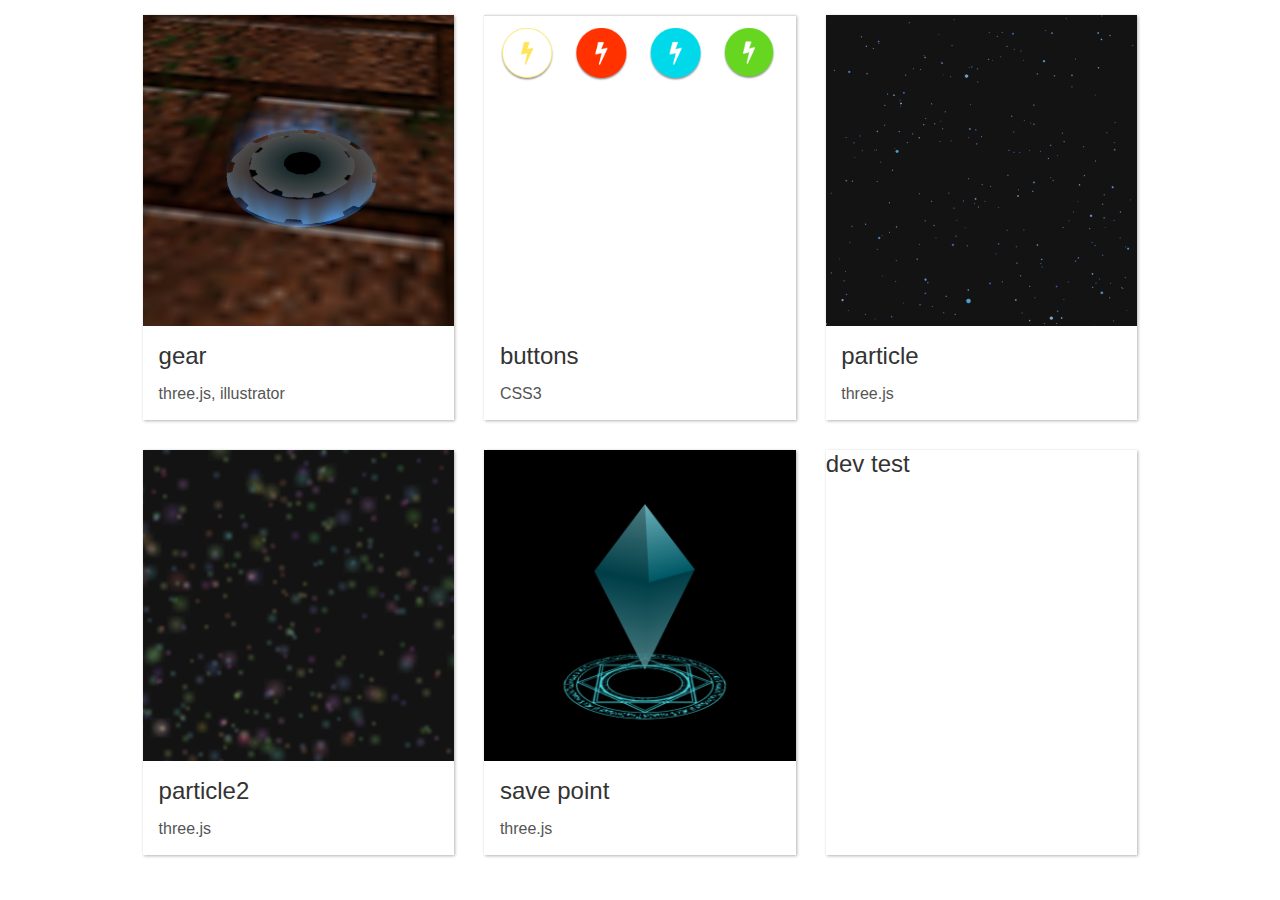
<file: public/index.html>
<!DOCTYPE html>
<html>
<head>
  <meta charset="utf-8">
  <meta name="viewport" content="width=device-width,initial-scale=1">
  <link rel="stylesheet" href="./css/style.css" >
  <title>my dev files</title>
</head>
<body>
  <div class="main">
    <ul class="main-list">
      <li class="main-list-item">
        <div class="main-list-item-imagecontainer">
          <div class="main-list-item-inner">
            <img class="main-list-item-image" src="./images/gear.png">
          </div>
        </div>
        <div class="main-list-item-textcontainer">
          <a class="main-list-item-title streched-link" href='gear'>gear</a>
          <p class="main-list-item-text">three.js, illustrator</p>
        </div>
      </li>
      <li class="main-list-item">
        <div class="main-list-item-imagecontainer">
          <div class="main-list-item-inner">
            <img class="main-list-item-image" src="./images/buttons.png">
          </div>
        </div>
        <div class="main-list-item-textcontainer">
          <a class="main-list-item-title streched-link" href='buttons'>buttons</a>
          <p class="main-list-item-text">CSS3</p>
        </div>
      </li>
      <li class="main-list-item">
        <div class="main-list-item-imagecontainer">
          <div class="main-list-item-inner">
            <img class="main-list-item-image" src="./images/particle.png">
          </div>
        </div>
        <div class="main-list-item-textcontainer">
          <a class="main-list-item-title streched-link" href='particle'>particle</a>
          <p class="main-list-item-text">three.js</p>
        </div>
      </li>
      <li class="main-list-item">
        <div class="main-list-item-imagecontainer">
          <div class="main-list-item-inner">
            <img class="main-list-item-image" src="./images/particle2.png">
          </div>
        </div>
        <div class="main-list-item-textcontainer">
          <a class="main-list-item-title streched-link" href='particle2'>particle2</a>
          <p class="main-list-item-text">three.js</p>
        </div>
      </li>
      <li class="main-list-item">
        <div class="main-list-item-imagecontainer">
          <div class="main-list-item-inner">
            <img class="main-list-item-image" src="./images/savepoint.png">
          </div>
        </div>
        <div class="main-list-item-textcontainer">
          <a class="main-list-item-title streched-link" href='savepoint'>save point</a>
          <p class="main-list-item-text">three.js</p>
        </div>
      </li>
      <li class="main-list-item">
        <a class="main-list-item-title streched-link" href='three-practice'>dev test</a>
      </li>
    </ul>
  </div>
</body>
</html>
</file>
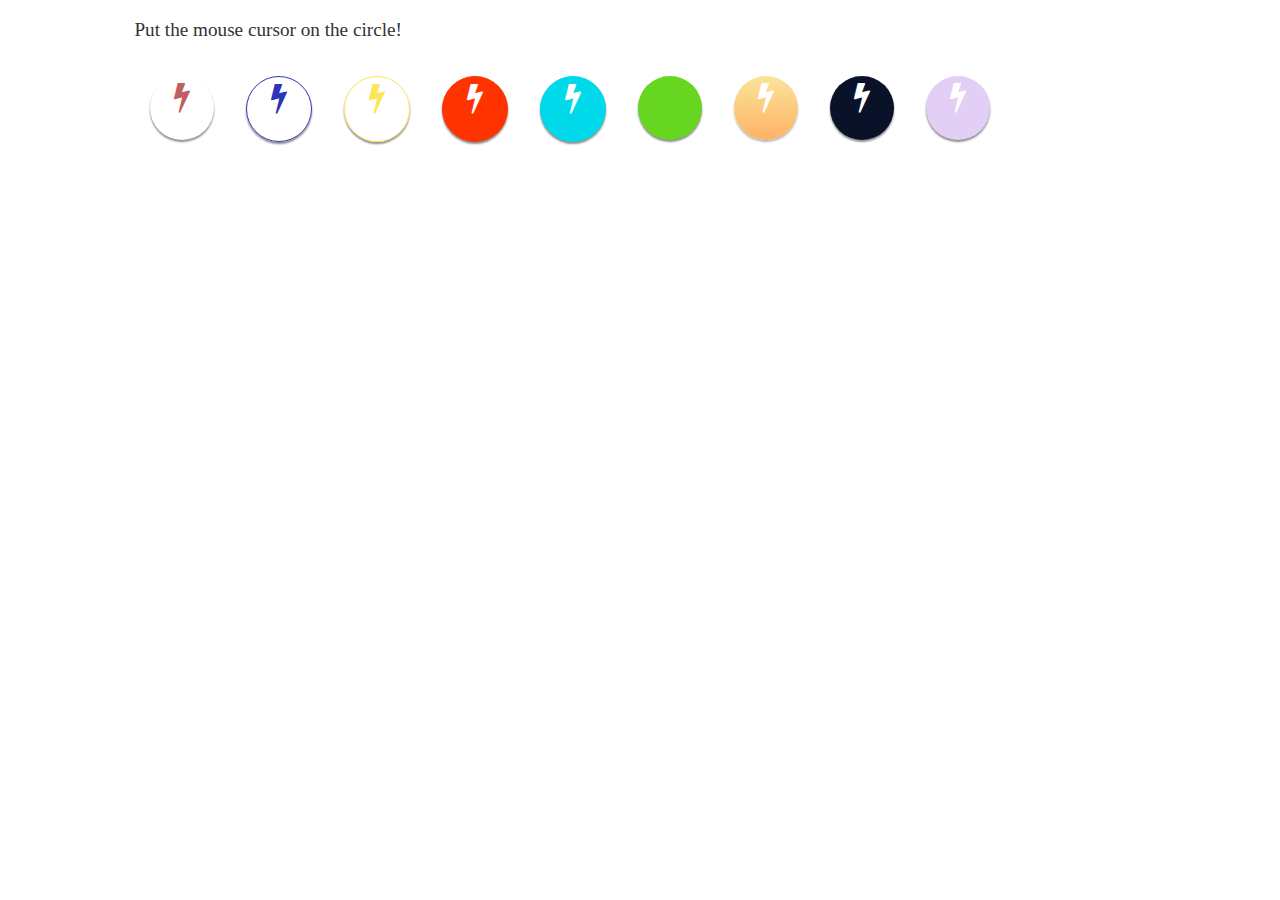
<file: public/buttons/index.html>
<!DOCTYPE html>
<html>
<head>
	<meta charset="utf-8">
	<meta name="viewport" content="width=device-width,initial-scale=1">
	<title>buttons</title>
	<link rel='stylesheet' href='./css/style.css'>
	<link rel='stylesheet' href='./font-awesome-4.7.0/css/font-awesome.css'>
</head>
<body>
	<div id='buttons'>
		<p class="buttonsText">Put the mouse cursor on the circle!</p>
		<ul class='buttonsList'>
			<li class='buttonCircle'>
				<a class='buttonFlip'>
					<i class='fa fa-bolt flip'></i>
				</a>
			</li>
			<li class='buttonCircle'>
				<a class='buttonFlip2'>
					<i class='fa fa-bolt flip2'></i>
				</a>
			</li>
			<li class='buttonCircle'>
				<a class='buttonRotate'>
					<i class='fa fa-bolt rotate'></i>
				</a>
			</li>
			<li class='buttonCircle'>
				<a class='buttonShine'>
					<i class='fa fa-bolt shine'></i>
				</a>
			</li>
			<li class='buttonCircle'>
				<a class='buttonXrotate'>
					<i class='fa fa-bolt Xrotate'></i>
				</a>
			</li>
			<li class='buttonCircle'>
				<a class='buttonDouble'>
					<i class='fa fa-bolt double'></i>
				</a>
			</li>
			<li class='buttonCircle'>
				<a class='buttonGradation'>
					<i class='fa fa-bolt gradation'></i>
				</a>
			</li>
			<li class='buttonCircle'>
				<a class='buttonNeon'>
					<i class='fa fa-bolt neon'></i>
				</a>
			</li>
			<li class='buttonCircle'>
				<a class='buttonYRotate'>
					<i class='fa fa-bolt yRotate'></i>
				</a>
			</li>
		</ul>
	</div>
</body>
</html>
</file>
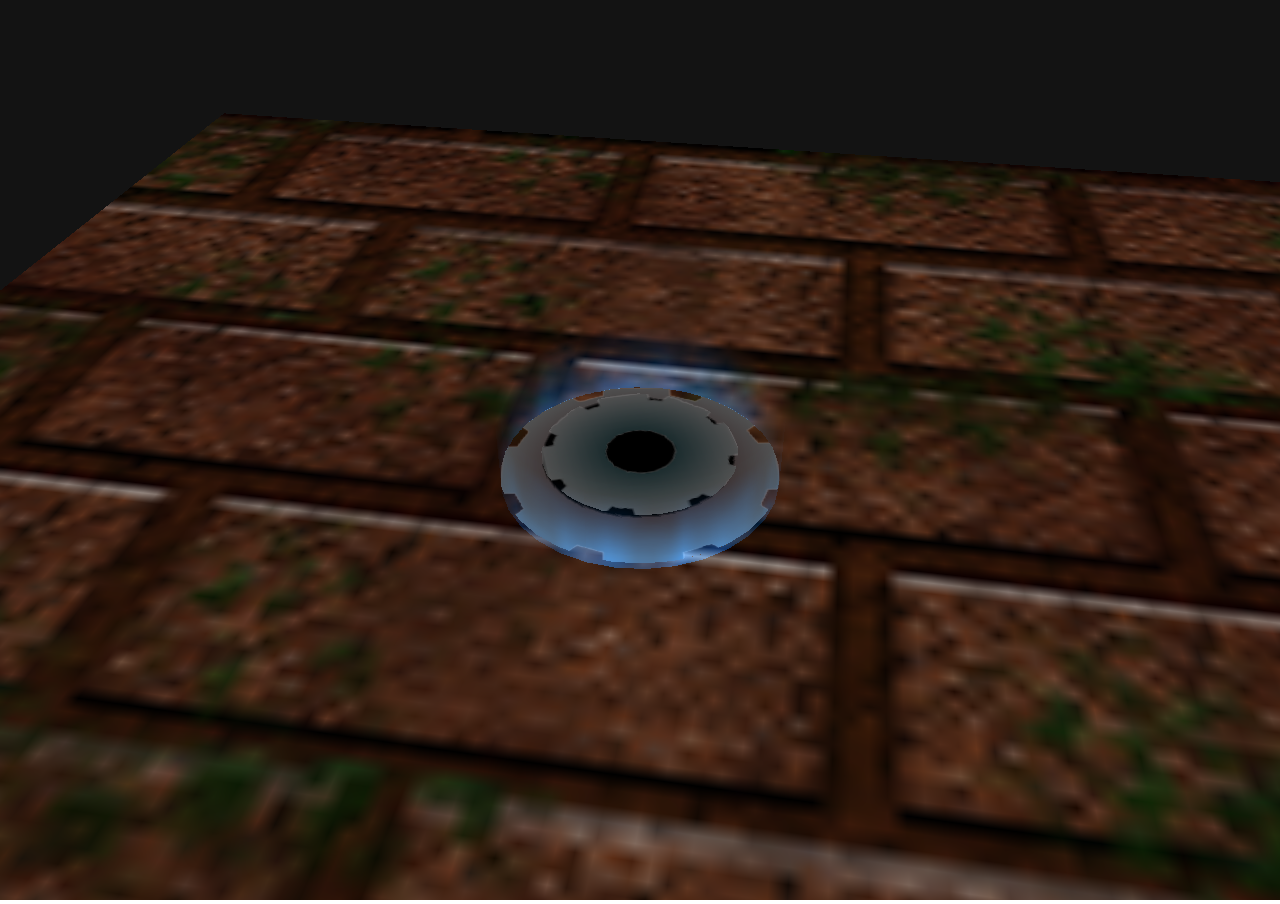
<file: public/gear/index.html>
<!DOCTYPE html>
<html>
<head>
	<meta charset="utf-8">
	<meta name="viewport" content="width=device-width,initial-scale=1">
	<title>gear</title>
	<link rel='stylesheet' href='./css/style.css'>
</head>
<body>
	<div id='gear'></div>
	<script src='../vender/three.js'></script>
	<script src='../vender/SVGLoader.js'></script>
	<script src='./js/app.js'></script>
</body>
</html>
</file>
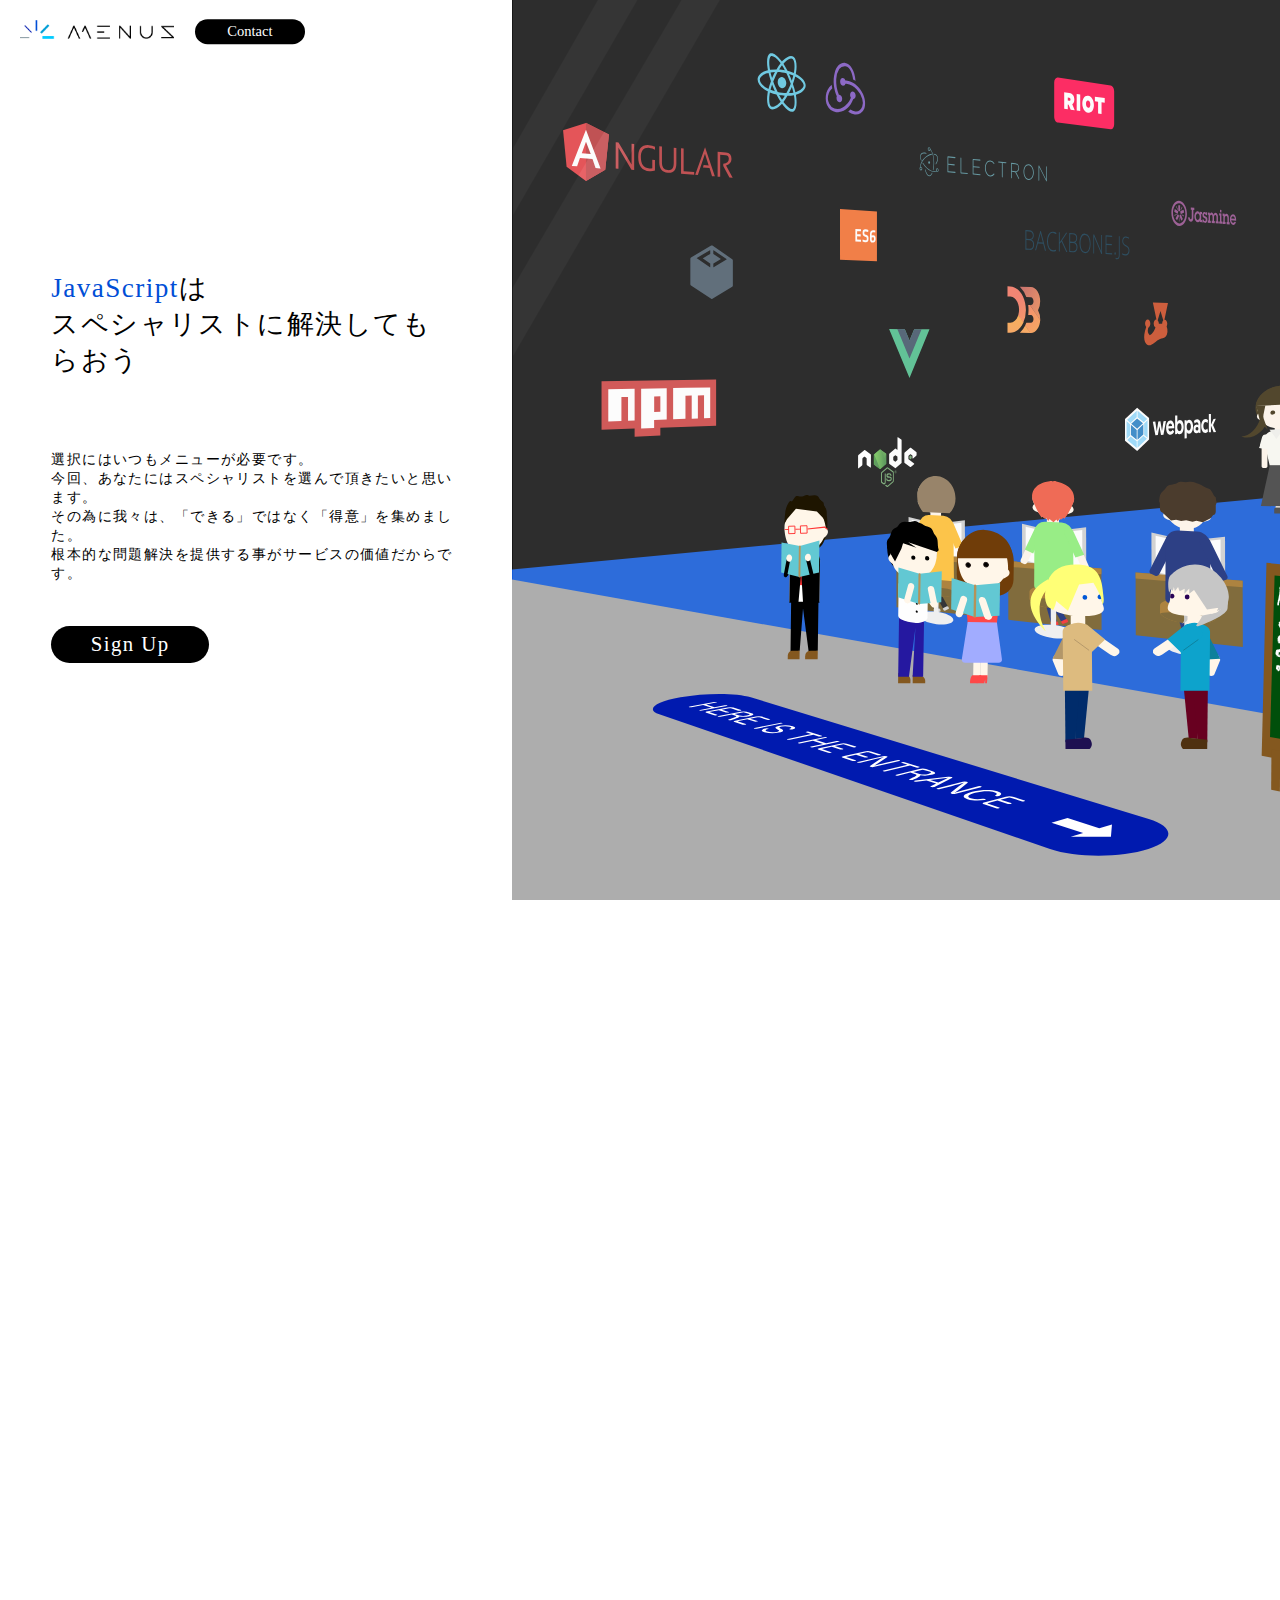
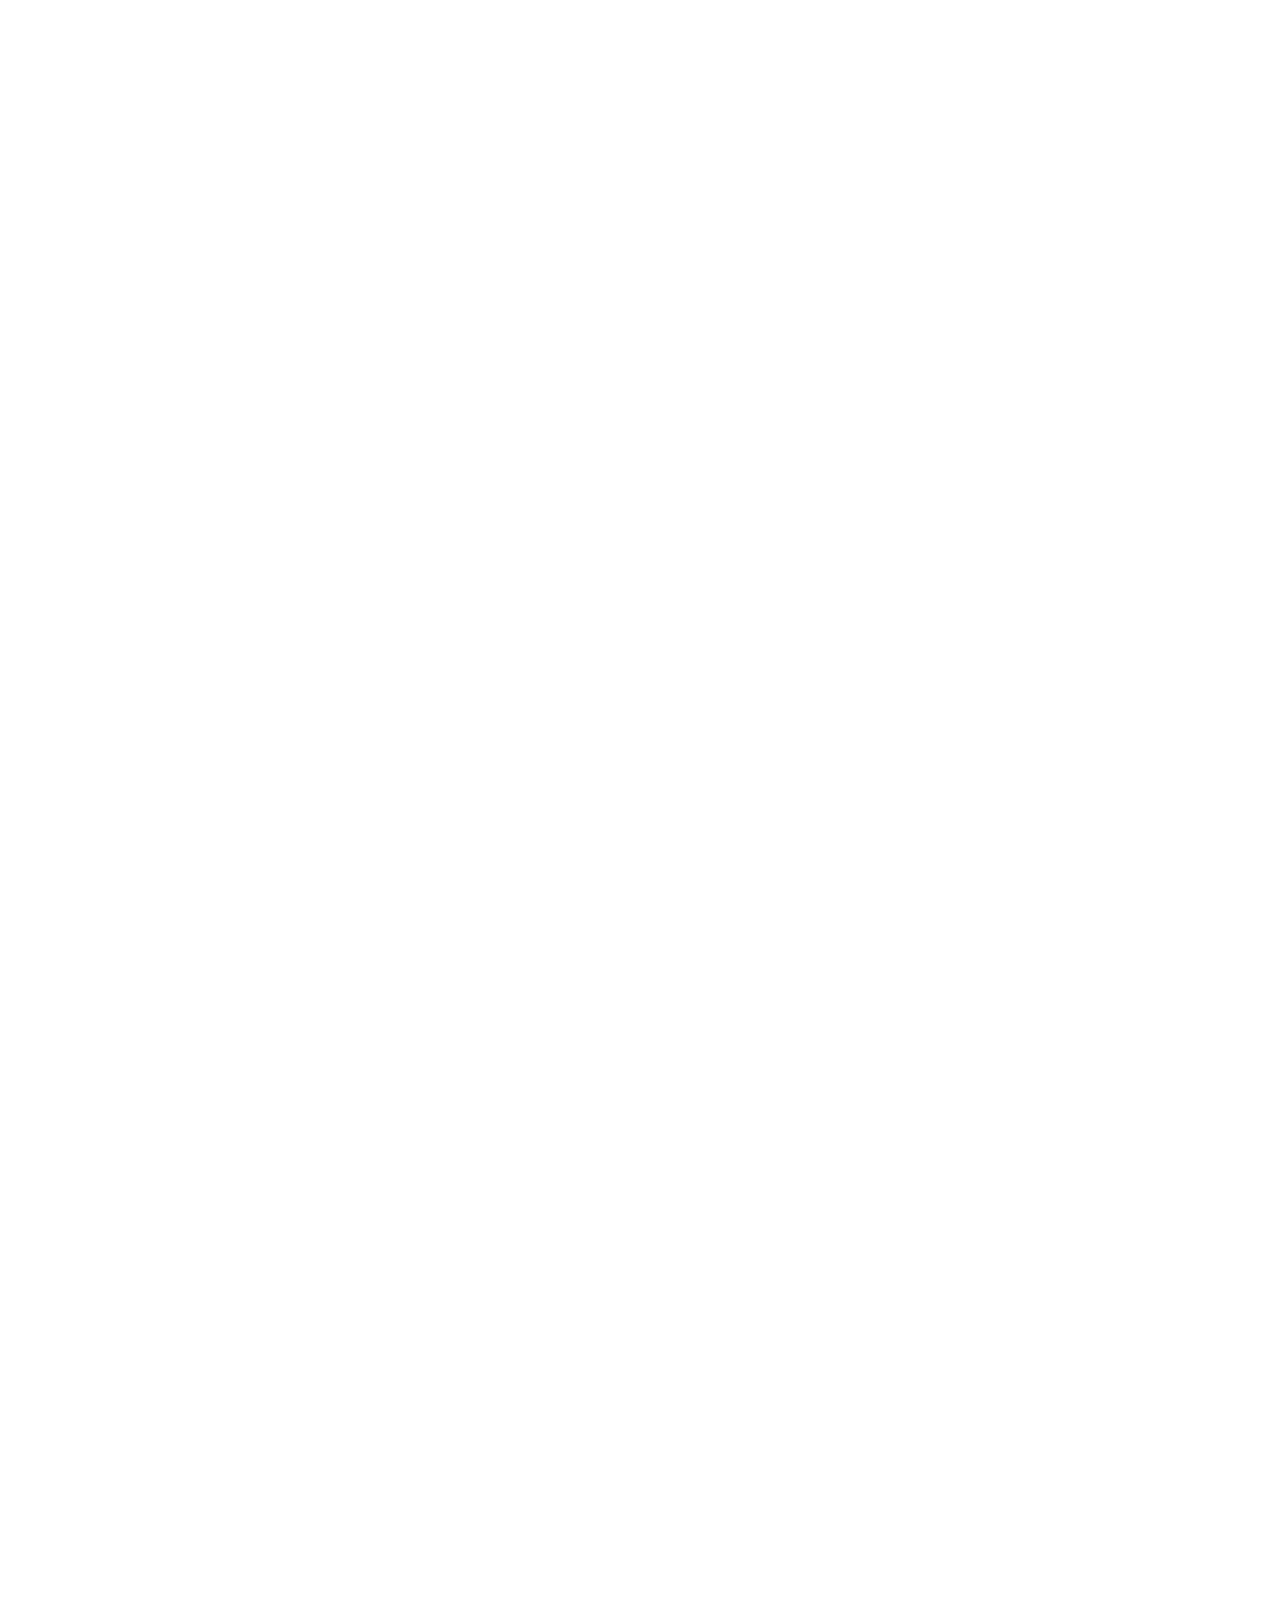
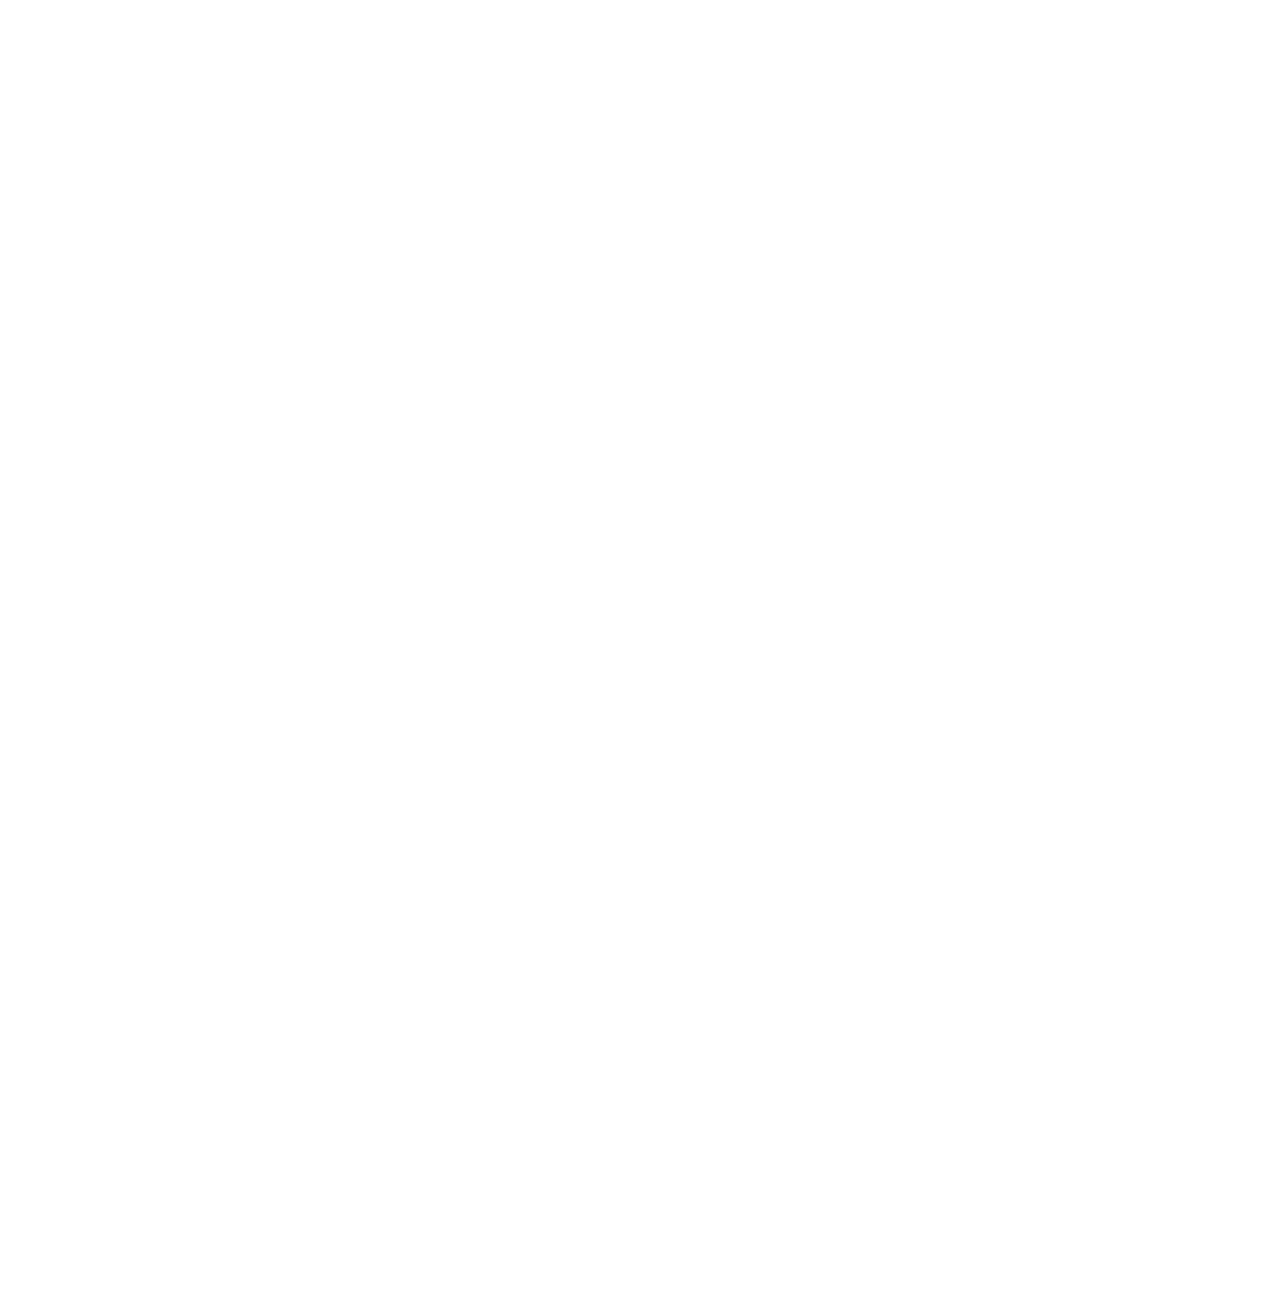
<file: public/lp/index.html>
<!DOCTYPE html>
<html>
<head>
  <meta charset="utf-8" />
  <meta http-equiv="X-UA-Compatible" content="IE=edge">
  <title>menus lp</title>
  <meta name="viewport" content="width=device-width, initial-scale=1">
  <link rel='stylesheet' href='./css/javascript.fullPage.css' />
  <link rel="stylesheet" href="./css/top.css" />
</head>
<body>
  <header>
      <img class='logo' src='./img/logo.png' />
      <p class='button contact'><a class='buttonInner' href='#'>Contact</a></p>
  </header>
  <div id='scroll'>
    <div id='section0' class='section firstPage'>
      <div class='sideLeft scrollLeft'>
        <p class='subTitle'><span class='textBlue'>JavaScript</span>は<br>スペシャリストに解決してもらおう</p>
        <p class='sentence'>
          選択にはいつもメニューが必要です。<br>
          今回、あなたにはスペシャリストを選んで頂きたいと思います。<br>
          その為に我々は、「できる」ではなく「得意」を集めました。<br>
          根本的な問題解決を提供する事がサービスの価値だからです。
        </p>
        <p class='button'><a class='buttonInner' href='#'>Sign Up</a></p>
      </div>
      <div class='sideRight scrollRight top'>
        <object id='people' class='object1' type='image/svg+xml' data='./img/SVG/people.svg'></object>
      </div>
    </div>
    <div id='section1' class='section secondPage'>
      <div class='sideLeft'>
        <p class='subTitle'>初期費用、掲載費用、閲覧、<span class='textBlue'>0円</span></p>
        <p class='sentence'>
          MENUSは案件ごとに金額を設定しています。<br>
          エンジニアのスキルのご確認もスキルシートだけではなく、<br>
          GitHubでの実際のコードの確認、<br>
          スキルカウンターでの得意分野、人柄などの確認も0円で。<br>
          確認したエンジニアはお気に入りリストに入れて、<br>
          比較することもできます。<br>
          お客様の技術環境に合ったエンジニアをお探しください。
        </p>
        <p class='button'><a class='buttonInner' href='#'>Sign Up</a></p>
      </div>
      <div id='free' class='sideRight bg_free'>
        <p class='bg_char'>FREE</p>
        <object id='freeObj' class='object2' type='image/svg+xml' data='./img/SVG/h730_2_3.svg'></object>
      </div>
    </div>
    <div id='section2' class='section 3rdPage'>
      <div class='sideLeft'>
        <p class='subTitle'><span class='textBlue'>マッチング</span>までの流れ</p>
        <p class='sentence'>
          エンジニアに必要なのは会員登録のみです。<br>
          企業の方は、MENUSの様々な機能を使い、<br>
          プロジェクトに合ったエンジニアをお客様自身でお選びください。<br>
          その後、エンジニアに直接アプローチ。<br>
          面談時の担当営業の有無はお客様、エンジニア共に選べます。<br>
          プロジェクトへの参画が決定し次第お金が発生するので、<br>
          気兼ねなくたくさんの方に会ってみて下さい。<br>
        </p>
        <p class='button'><a class='buttonInner' href='#'>Sign Up</a></p>
      </div>
      <div class='sideRight bg_match'>
        <object class='object3' tyoe='image/svg+xml' data='./img/SVG/h730_3_2.svg'></object>
      </div>
    </div>
    <div id='section3' class='section 4thpage'>
      <div class='sideLeft'>
        <p class='subTitle'>お互いの<span class='textBlue'>メリット</span></p>
        <p class='sentence'>
          MENUSは営業からのアプローチはなく、<br>
          プロジェクトに合ったエンジニアをお客様自身で選んでいただきます。<br>
          エンジニアの場合、得意分野を活かせるプロジェクトからの<br>
          オファーがあるため、自ら探す手間が省けます。<br>
          また、他のエージェントを一切挟まないため、<br>
          企業は採用費用の削減、エンジニアは単価アップにも繋がります。<br>
          常駐の依頼だけでなく、エンジニアに対して直接雇用を依頼する事もできます。<br>
          こちらの採用支援についてもスキルによって費用が変わるのではなく、一律でご提供させて頂きます。
        </p>
        <p class='button'><a class='buttonInner' href='#'>Sign Up</a></p>
      </div>
      <div class='sideRight bg_ccc'>
        <object id='meritObj' class='object4' type='image/svg+xml' data='./img/SVG/h730_4_2.svg'></object>
      </div>
    </div>
    <div id='section4' class='section lastPage'>
      <div class='sideLeft'>
        <p class='subTitle'><span class='textBlue'>JavaScript</span>に強い会社<br>ならではの本気のサービス</p>
        <p class='sentence'>
          数々のサービスのお手伝いにJavaScriptを使ってきた<br>
          私たちだからこそ、提供できるサービス。<br>
          難しいことは、スペシャリストに解決してもらいませんか？<br>
        </p>
        <p class='button'><a class='buttonInner' href='#'>Sign Up</a></p>
        <p class='terms'><a class='termsLink' href="./terms/client.html">クライアント向け利用規約</a></p>
        <p class='terms'><a class='termsLink' href="./terms/engineer.html">個人向け利用規約</a></p>
      </div>
      <div class='sideRight bg_eee'>
        <div class='companyContainer'>
          <p class='companyName'>
            <span class='companyLogo'>
              <object type='image/svg+xml' data='./img/icon.svg'></object>
            </span>
            JointCrew Inc.
          </p>
          <p class='companyInfo'>東京都千代田区麹町4-8-1 THE MOCK UP 210</p>
          <p class='companyInfo'>TEL 03-6261-6377</p>
          <p class='companyInfo'>FAX 03-6261-6388</p>
          <p class='companyInfo'>
            <span>#事業内容</span>
            <ul class='companyList'>
              <li>Web開発事業</li>
              <li>Webサービス事業</li>
              <li>SES事業</li>
              <li>地方創生事業</li>
            </ul>
          </p>
          <p><a class='companySite' href='http://jointcrew.co.jp'>jointcrew.co.jp</a></p>
        </div>
      </div>
    </div>
  </div>
  <script src='./js/javascript.fullPage.min.js'></script>
  <script src='./js/scroll.js'></script>
  <script src='./js/animation.js'></script>
</body>
</html>
</file>
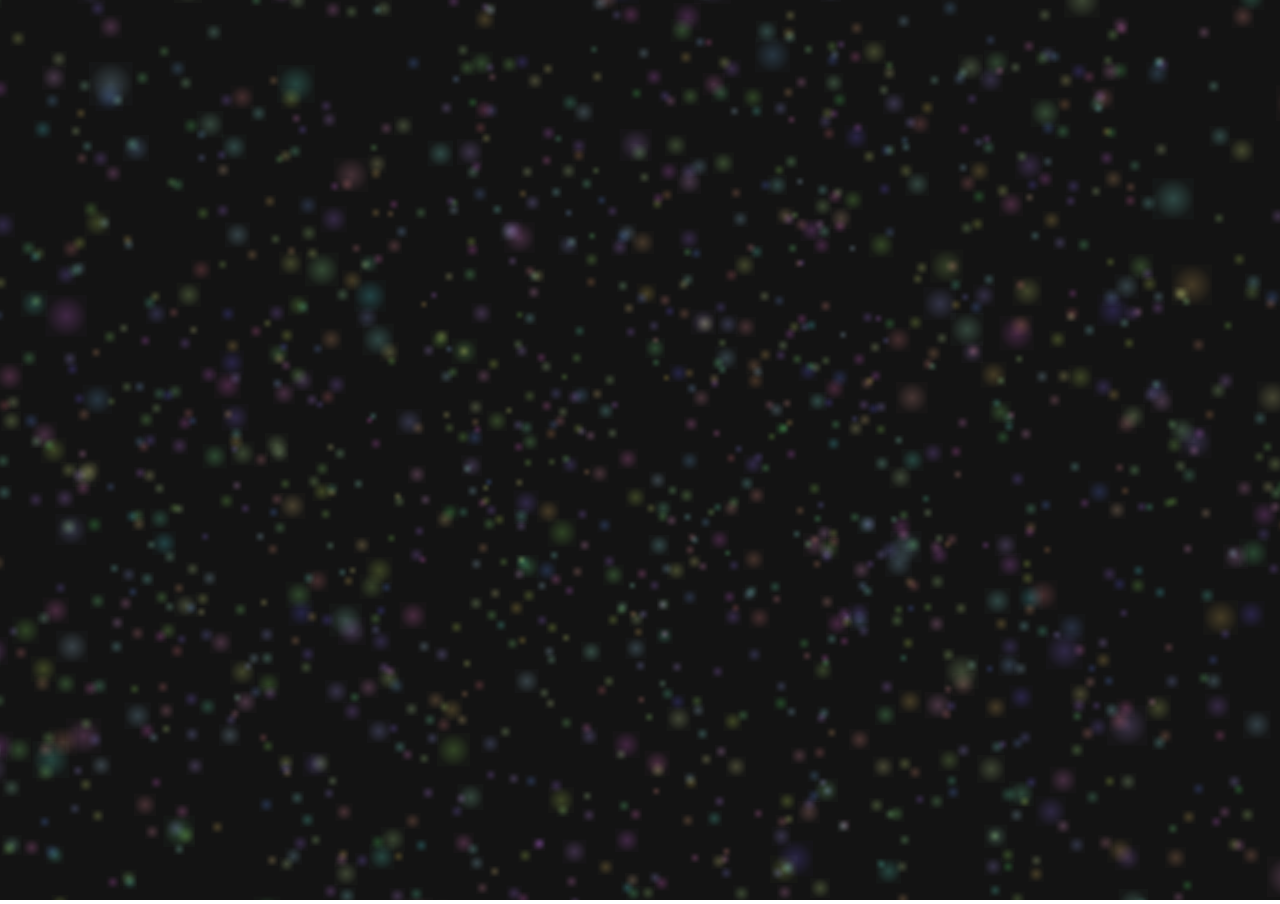
<file: public/particle2/index.html>
<!DOCTYPE html>
<html>
<head>
	<meta charset="utf-8">
    <meta name="viewport" content="width=device-width,initial-scale=1">
	<title>マウスで動くパーティクル</title>
</head>
<body style='margin: 0'>
	<div id='main'></div>
	<script src='../vender/three.js'></script>
	<script src='./js/OrbitControls.js'></script>
	<script src='./js/app.js'></script>
</body>
</html>
</file>
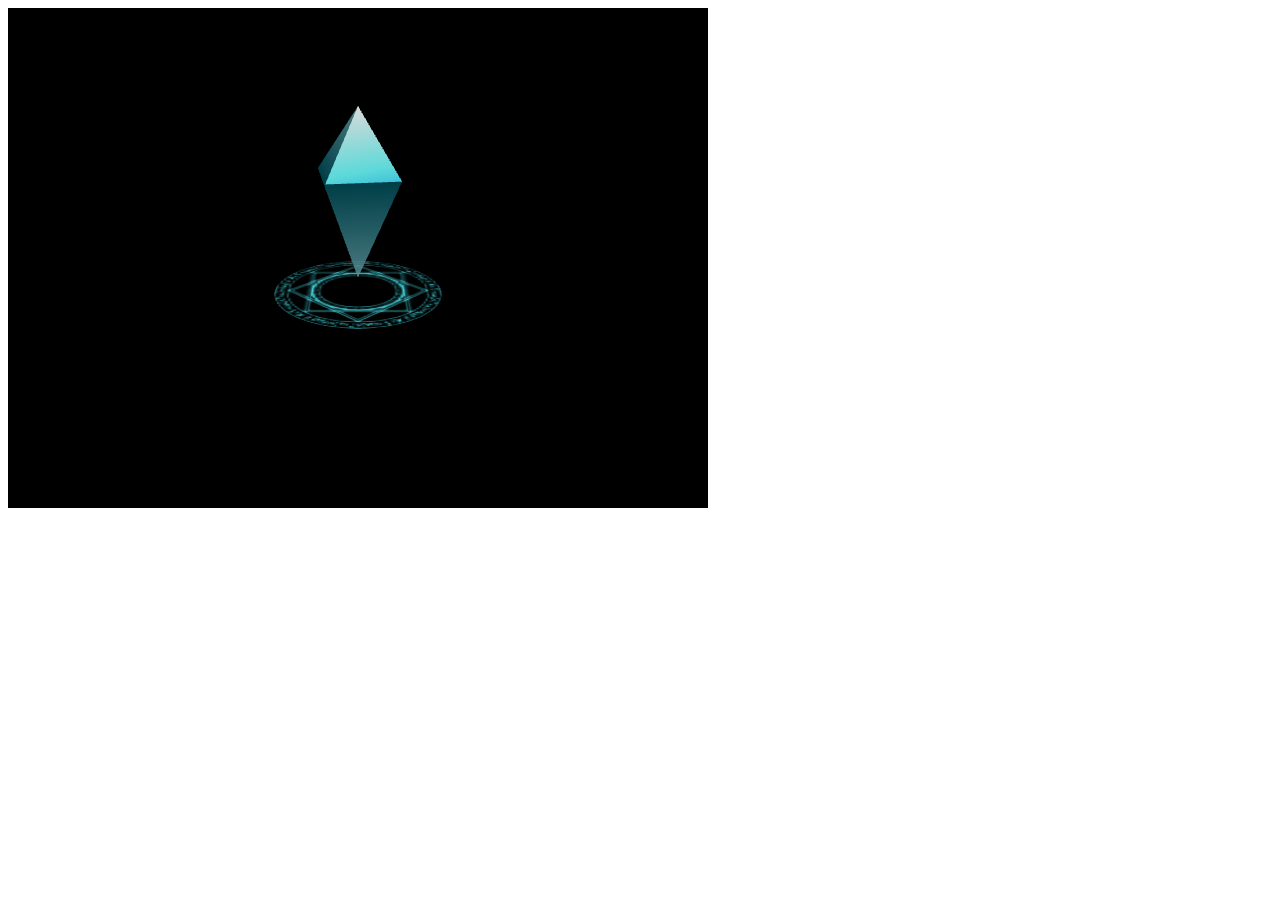
<file: public/savepoint/index.html>
<!DOCTYPE html>
<html lang="ja">
<head>
  <meta charset="utf-8" />
  <meta http-equiv="X-UA-Compatible" content="IE=edge">
  <title>save point</title>
  <meta name="viewport" content="width=device-width, initial-scale=1">
  <script src="../vender/three.js"></script>
  <script src="./js/vender/OrbitControls.js"></script>
  <script src="./js/main.js"></script>
  <style>
    #canvas {
      height: 500px;
      width: 700px;
    }
  </style>
</head>
<body>
  <div id="canvas"></div>
</body>
</html>
</file>
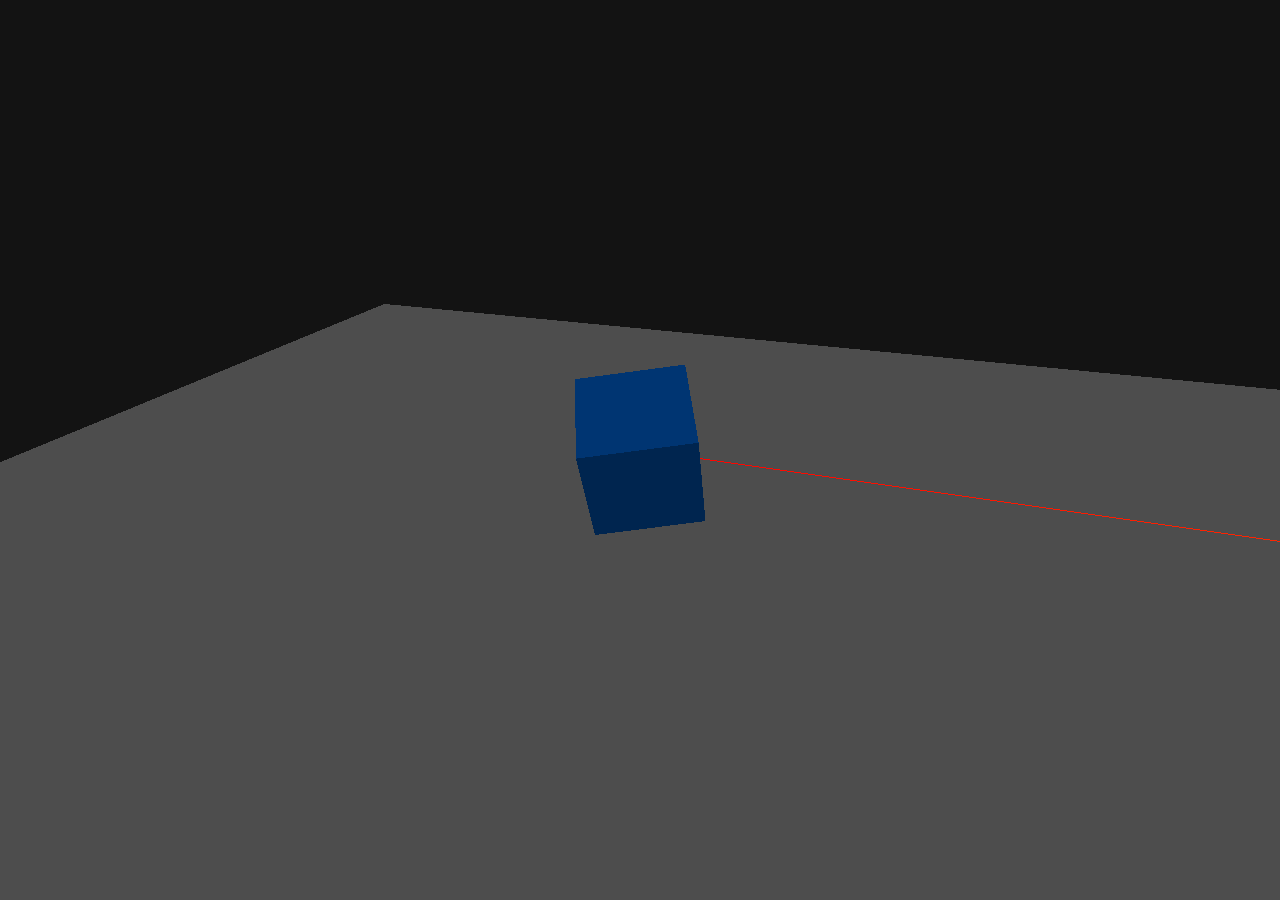
<file: public/three-practice/index.html>
<!DOCTYPE html>
<html>
<head>
	<title>three practice</title>
</head>
<body style='margin: 0'>
	<div id='main' style='width: 100%; height: 100%;'></div>
	<script src='../vender/three.js'></script>
	<script src='./js/app.js'></script>
</body>
</html>
</file>
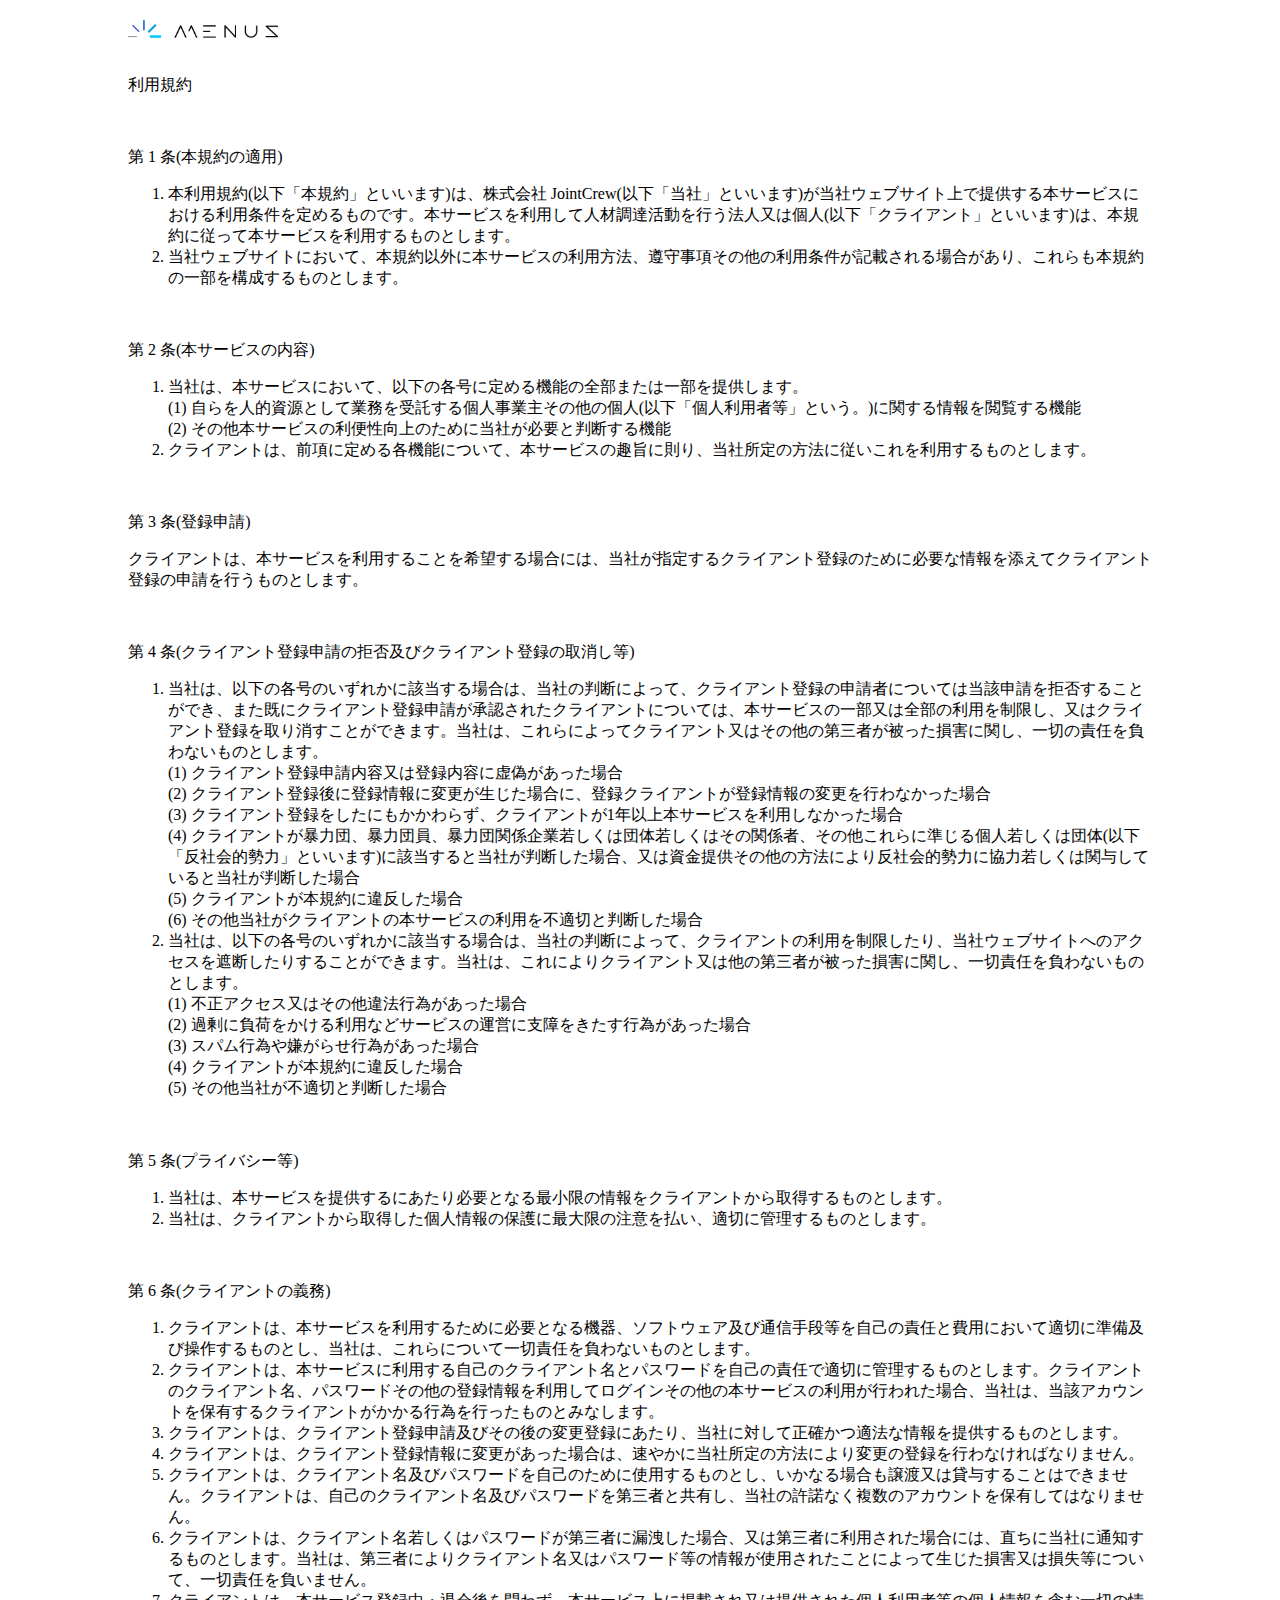
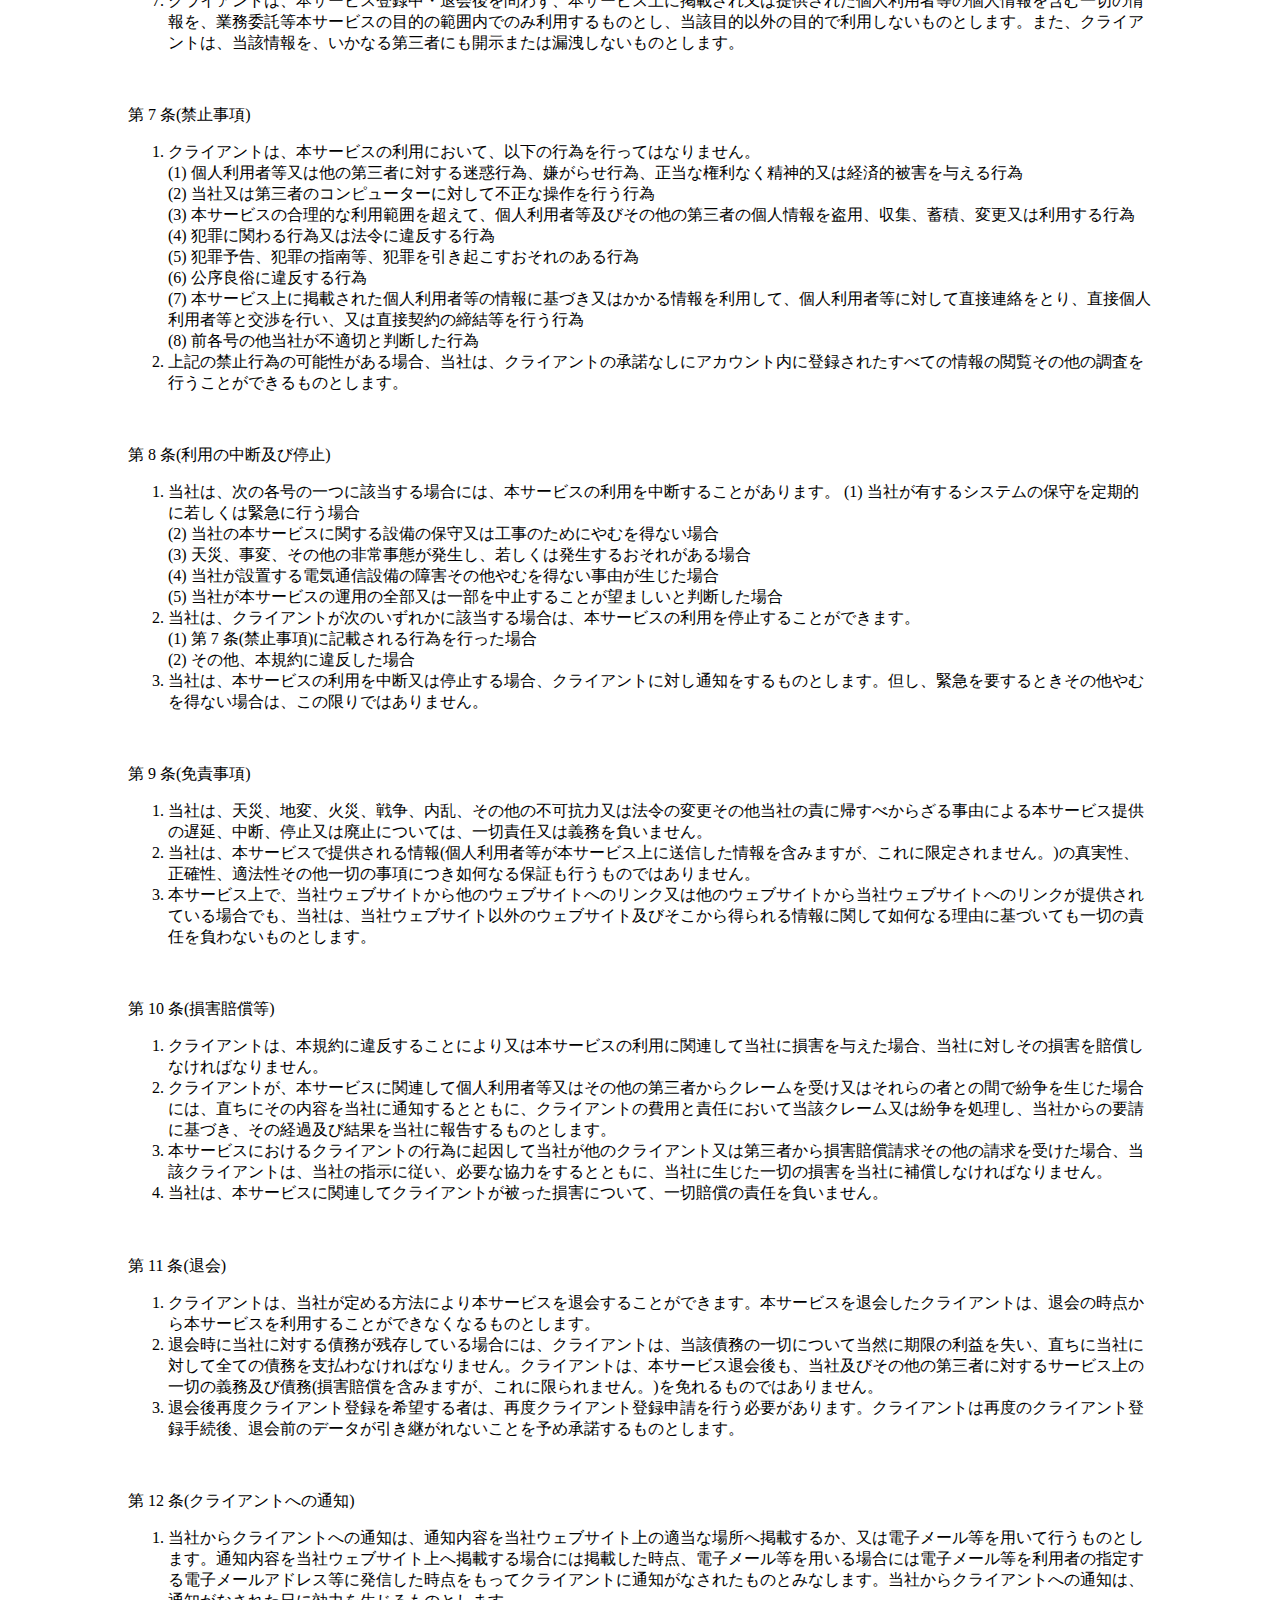
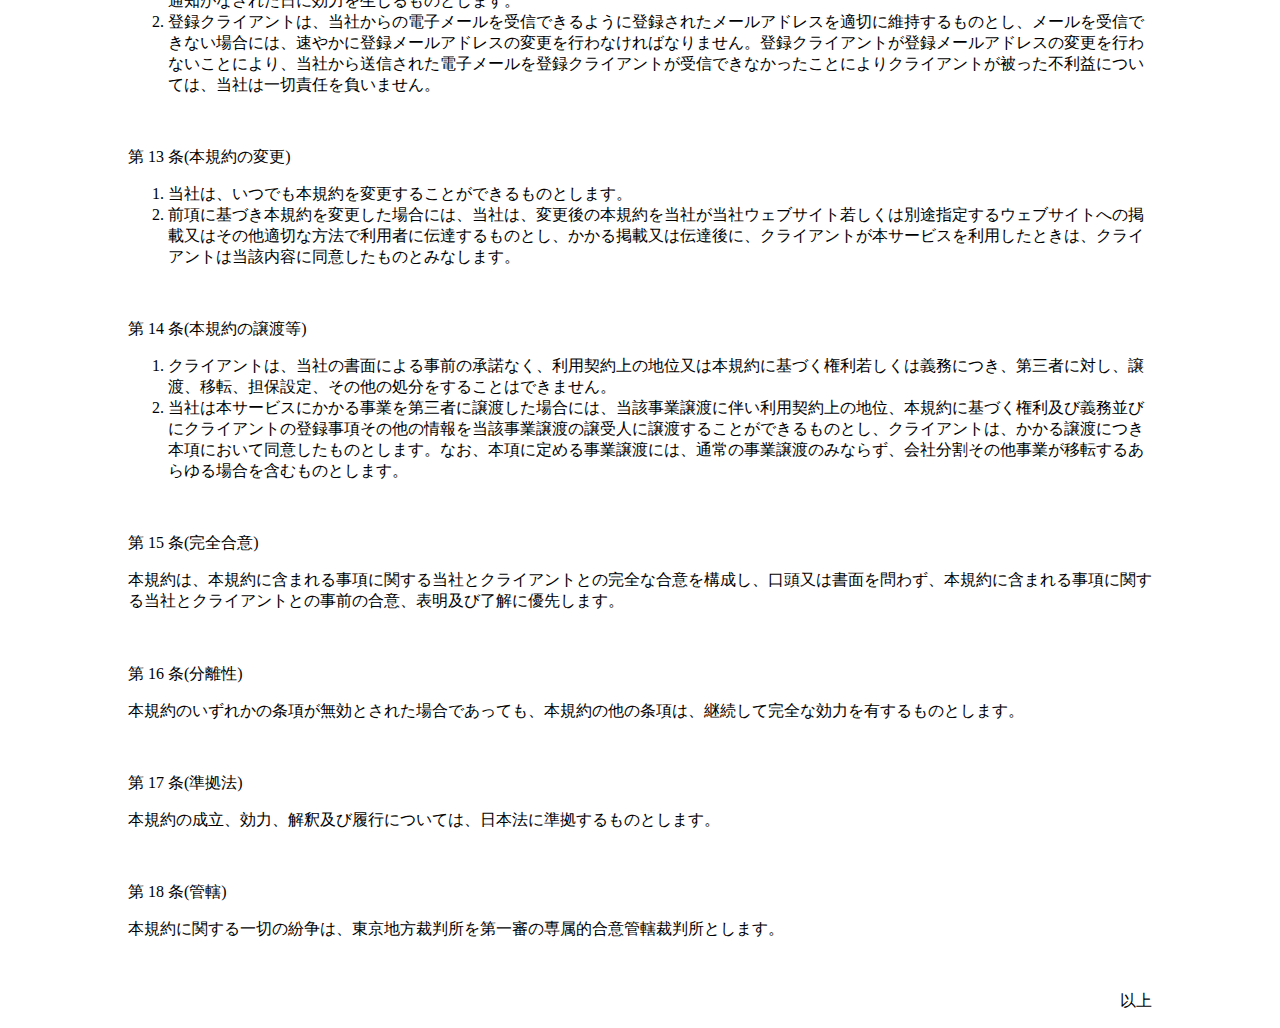
<file: public/lp/terms/client.html>
<!DOCTYPE html>
<html>
<head>
  <meta charset="utf-8" />
  <meta http-equiv="X-UA-Compatible" content="IE=edge">
  <title>利用規約</title>
  <meta name="viewport" content="width=device-width, initial-scale=1">
  <link rel="stylesheet" href="../css/terms.css" />
</head>
<body>
  <header>
    <a href='../index.html'><img class='logo' src='../img/logo.png'></a>
  </header>
  <div class='termsContainer'>
    <p>利用規約</p>
    <div class='term'>
      <p>第 1 条(本規約の適用)</p>
      <ol>
        <li>本利用規約(以下「本規約」といいます)は、株式会社 JointCrew(以下「当社」といいます)が当社ウェブサイト上で提供する本サービスにおける利用条件を定めるものです。本サービスを利用して人材調達活動を行う法人又は個人(以下「クライアント」といいます)は、本規約に従って本サービスを利用するものとします。</li>
        <li>当社ウェブサイトにおいて、本規約以外に本サービスの利用方法、遵守事項その他の利用条件が記載される場合があり、これらも本規約の一部を構成するものとします。</li>
      </ol>
    </div>
    <div class='term'>
      <p>第 2 条(本サービスの内容)</p>
      <ol>
        <li>
            当社は、本サービスにおいて、以下の各号に定める機能の全部または一部を提供します。<br>
            (1) 自らを人的資源として業務を受託する個人事業主その他の個人(以下「個人利用者等」という。)に関する情報を閲覧する機能<br>
            (2) その他本サービスの利便性向上のために当社が必要と判断する機能
        </li>
        <li>クライアントは、前項に定める各機能について、本サービスの趣旨に則り、当社所定の方法に従いこれを利用するものとします。</li>
      </ol>
    </div>
    <div class='term'>
      <p>第 3 条(登録申請)</p>
      <p>クライアントは、本サービスを利用することを希望する場合には、当社が指定するクライアント登録のために必要な情報を添えてクライアント登録の申請を行うものとします。</p>
    </div>
    <div class='term'>
      <p>第 4 条(クライアント登録申請の拒否及びクライアント登録の取消し等)</p>
      <ol>
        <li>
            当社は、以下の各号のいずれかに該当する場合は、当社の判断によって、クライアント登録の申請者については当該申請を拒否することができ、また既にクライアント登録申請が承認されたクライアントについては、本サービスの一部又は全部の利用を制限し、又はクライアント登録を取り消すことができます。当社は、これらによってクライアント又はその他の第三者が被った損害に関し、一切の責任を負わないものとします。<br>
            (1) クライアント登録申請内容又は登録内容に虚偽があった場合<br>
            (2) クライアント登録後に登録情報に変更が生じた場合に、登録クライアントが登録情報の変更を行わなかった場合<br>
            (3) クライアント登録をしたにもかかわらず、クライアントが1年以上本サービスを利用しなかった場合<br>
            (4) クライアントが暴力団、暴力団員、暴力団関係企業若しくは団体若しくはその関係者、その他これらに準じる個人若しくは団体(以下「反社会的勢力」といいます)に該当すると当社が判断した場合、又は資金提供その他の方法により反社会的勢力に協力若しくは関与していると当社が判断した場合<br>
            (5) クライアントが本規約に違反した場合<br>
            (6) その他当社がクライアントの本サービスの利用を不適切と判断した場合
        </li>
        <li>
            当社は、以下の各号のいずれかに該当する場合は、当社の判断によって、クライアントの利用を制限したり、当社ウェブサイトへのアクセスを遮断したりすることができます。当社は、これによりクライアント又は他の第三者が被った損害に関し、一切責任を負わないものとします。<br>
            (1) 不正アクセス又はその他違法行為があった場合<br>
            (2) 過剰に負荷をかける利用などサービスの運営に支障をきたす行為があった場合<br>
            (3) スパム行為や嫌がらせ行為があった場合<br>
            (4) クライアントが本規約に違反した場合<br>
            (5) その他当社が不適切と判断した場合<br>
        </li>
      </ol>
    </div>
    <div class='term'>
      <p>第 5 条(プライバシー等)</p>
      <ol>
        <li>
            当社は、本サービスを提供するにあたり必要となる最小限の情報をクライアントから取得するものとします。
        </li>
        <li>当社は、クライアントから取得した個人情報の保護に最大限の注意を払い、適切に管理するものとします。</li>
      </ol>
    </div>
    <div class='term'>
      <p>第 6 条(クライアントの義務)</p>
      <ol>
        <li>
            クライアントは、本サービスを利用するために必要となる機器、ソフトウェア及び通信手段等を自己の責任と費用において適切に準備及び操作するものとし、当社は、これらについて一切責任を負わないものとします。
        </li>
        <li>
            クライアントは、本サービスに利用する自己のクライアント名とパスワードを自己の責任で適切に管理するものとします。クライアントのクライアント名、パスワードその他の登録情報を利用してログインその他の本サービスの利用が行われた場合、当社は、当該アカウントを保有するクライアントがかかる行為を行ったものとみなします。
        </li>
        <li>
            クライアントは、クライアント登録申請及びその後の変更登録にあたり、当社に対して正確かつ適法な情報を提供するものとします。
        </li>
        <li>
            クライアントは、クライアント登録情報に変更があった場合は、速やかに当社所定の方法により変更の登録を行わなければなりません。
        </li>
        <li>
            クライアントは、クライアント名及びパスワードを自己のために使用するものとし、いかなる場合も譲渡又は貸与することはできません。クライアントは、自己のクライアント名及びパスワードを第三者と共有し、当社の許諾なく複数のアカウントを保有してはなりません。
        </li>
        <li>
            クライアントは、クライアント名若しくはパスワードが第三者に漏洩した場合、又は第三者に利用された場合には、直ちに当社に通知するものとします。当社は、第三者によりクライアント名又はパスワード等の情報が使用されたことによって生じた損害又は損失等について、一切責任を負いません。
        </li>
        <li>
            クライアントは、本サービス登録中・退会後を問わず、本サービス上に掲載され又は提供された個人利用者等の個人情報を含む一切の情報を、業務委託等本サービスの目的の範囲内でのみ利用するものとし、当該目的以外の目的で利用しないものとします。また、クライアントは、当該情報を、いかなる第三者にも開示または漏洩しないものとします。
        </li>
      </ol>
    </div>
    <div class='term'>
      <p>第 7 条(禁止事項)</p>
      <ol>
        <li>
            クライアントは、本サービスの利用において、以下の行為を行ってはなりません。<br>
            (1) 個人利用者等又は他の第三者に対する迷惑行為、嫌がらせ行為、正当な権利なく精神的又は経済的被害を与える行為<br>
            (2) 当社又は第三者のコンピューターに対して不正な操作を行う行為<br>
            (3) 本サービスの合理的な利用範囲を超えて、個人利用者等及びその他の第三者の個人情報を盗用、収集、蓄積、変更又は利用する行為<br>
            (4) 犯罪に関わる行為又は法令に違反する行為<br>
            (5) 犯罪予告、犯罪の指南等、犯罪を引き起こすおそれのある行為<br>
            (6) 公序良俗に違反する行為<br>
            (7) 本サービス上に掲載された個人利用者等の情報に基づき又はかかる情報を利用して、個人利用者等に対して直接連絡をとり、直接個人利用者等と交渉を行い、又は直接契約の締結等を行う行為<br>
            (8) 前各号の他当社が不適切と判断した行為<br>
        </li>
        <li>
            上記の禁止行為の可能性がある場合、当社は、クライアントの承諾なしにアカウント内に登録されたすべての情報の閲覧その他の調査を行うことができるものとします。
        </li>
      </ol>
    </div>
    <div class='term'>
      <p>第 8 条(利用の中断及び停止)</p>
      <ol>
        <li>
            当社は、次の各号の一つに該当する場合には、本サービスの利用を中断することがあります。
            (1) 当社が有するシステムの保守を定期的に若しくは緊急に行う場合<br>
            (2) 当社の本サービスに関する設備の保守又は工事のためにやむを得ない場合<br>
            (3) 天災、事変、その他の非常事態が発生し、若しくは発生するおそれがある場合<br>
            (4) 当社が設置する電気通信設備の障害その他やむを得ない事由が生じた場合<br>
            (5) 当社が本サービスの運用の全部又は一部を中止することが望ましいと判断した場合
        </li>
        <li>
            当社は、クライアントが次のいずれかに該当する場合は、本サービスの利用を停止することができます。<br>
            (1) 第 7 条(禁止事項)に記載される行為を行った場合<br>
            (2) その他、本規約に違反した場合
        </li>
        <li>
            当社は、本サービスの利用を中断又は停止する場合、クライアントに対し通知をするものとします。但し、緊急を要するときその他やむを得ない場合は、この限りではありません。
        </li>
      </ol>
    </div>
    <div class='term'>
      <p>第 9 条(免責事項)</p>
      <ol>
        <li>
            当社は、天災、地変、火災、戦争、内乱、その他の不可抗力又は法令の変更その他当社の責に帰すべからざる事由による本サービス提供の遅延、中断、停止又は廃止については、一切責任又は義務を負いません。
        </li>
        <li>
            当社は、本サービスで提供される情報(個人利用者等が本サービス上に送信した情報を含みますが、これに限定されません。)の真実性、正確性、適法性その他一切の事項につき如何なる保証も行うものではありません。
        </li>
        <li>
            本サービス上で、当社ウェブサイトから他のウェブサイトへのリンク又は他のウェブサイトから当社ウェブサイトへのリンクが提供されている場合でも、当社は、当社ウェブサイト以外のウェブサイト及びそこから得られる情報に関して如何なる理由に基づいても一切の責任を負わないものとします。
        </li>
      </ol>
    </div>
    <div class='term'>
      <p>第 10 条(損害賠償等)</p>
      <ol>
        <li>
            クライアントは、本規約に違反することにより又は本サービスの利用に関連して当社に損害を与えた場合、当社に対しその損害を賠償しなければなりません。
        </li>
        <li>
            クライアントが、本サービスに関連して個人利用者等又はその他の第三者からクレームを受け又はそれらの者との間で紛争を生じた場合には、直ちにその内容を当社に通知するとともに、クライアントの費用と責任において当該クレーム又は紛争を処理し、当社からの要請に基づき、その経過及び結果を当社に報告するものとします。
        </li>
        <li>
            本サービスにおけるクライアントの行為に起因して当社が他のクライアント又は第三者から損害賠償請求その他の請求を受けた場合、当該クライアントは、当社の指示に従い、必要な協力をするとともに、当社に生じた一切の損害を当社に補償しなければなりません。
        </li>
        <li>
            当社は、本サービスに関連してクライアントが被った損害について、一切賠償の責任を負いません。
        </li>
      </ol>
    </div>
    <div class='term'>
      <p>第 11 条(退会)</p>
      <ol>
        <li>
            クライアントは、当社が定める方法により本サービスを退会することができます。本サービスを退会したクライアントは、退会の時点から本サービスを利用することができなくなるものとします。
        </li>
        <li>
            退会時に当社に対する債務が残存している場合には、クライアントは、当該債務の一切について当然に期限の利益を失い、直ちに当社に対して全ての債務を支払わなければなりません。クライアントは、本サービス退会後も、当社及びその他の第三者に対するサービス上の一切の義務及び債務(損害賠償を含みますが、これに限られません。)を免れるものではありません。
        </li>
        <li>
            退会後再度クライアント登録を希望する者は、再度クライアント登録申請を行う必要があります。クライアントは再度のクライアント登録手続後、退会前のデータが引き継がれないことを予め承諾するものとします。
        </li>
      </ol>
    </div>
    <div class='term'>
      <p>第 12 条(クライアントへの通知)</p>
      <ol>
        <li>
            当社からクライアントへの通知は、通知内容を当社ウェブサイト上の適当な場所へ掲載するか、又は電子メール等を用いて行うものとします。通知内容を当社ウェブサイト上へ掲載する場合には掲載した時点、電子メール等を用いる場合には電子メール等を利用者の指定する電子メールアドレス等に発信した時点をもってクライアントに通知がなされたものとみなします。当社からクライアントへの通知は、通知がなされた日に効力を生じるものとします。
        </li>
        <li>
            登録クライアントは、当社からの電子メールを受信できるように登録されたメールアドレスを適切に維持するものとし、メールを受信できない場合には、速やかに登録メールアドレスの変更を行わなければなりません。登録クライアントが登録メールアドレスの変更を行わないことにより、当社から送信された電子メールを登録クライアントが受信できなかったことによりクライアントが被った不利益については、当社は一切責任を負いません。
        </li>
      </ol>
    </div>
    <div class='term'>
      <p>第 13 条(本規約の変更)</p>
      <ol>
        <li>当社は、いつでも本規約を変更することができるものとします。</li>
        <li>
            前項に基づき本規約を変更した場合には、当社は、変更後の本規約を当社が当社ウェブサイト若しくは別途指定するウェブサイトへの掲載又はその他適切な方法で利用者に伝達するものとし、かかる掲載又は伝達後に、クライアントが本サービスを利用したときは、クライアントは当該内容に同意したものとみなします。
        </li>
      </ol>
    </div>
    <div class='term'>
      <p>第 14 条(本規約の譲渡等)</p>
      <ol>
        <li>
            クライアントは、当社の書面による事前の承諾なく、利用契約上の地位又は本規約に基づく権利若しくは義務につき、第三者に対し、譲渡、移転、担保設定、その他の処分をすることはできません。
        </li>
        <li>
            当社は本サービスにかかる事業を第三者に譲渡した場合には、当該事業譲渡に伴い利用契約上の地位、本規約に基づく権利及び義務並びにクライアントの登録事項その他の情報を当該事業譲渡の譲受人に譲渡することができるものとし、クライアントは、かかる譲渡につき本項において同意したものとします。なお、本項に定める事業譲渡には、通常の事業譲渡のみならず、会社分割その他事業が移転するあらゆる場合を含むものとします。
        </li>
      </ol>
    </div>
    <div class='term'>
      <p>第 15 条(完全合意)</p>
      <p>
          本規約は、本規約に含まれる事項に関する当社とクライアントとの完全な合意を構成し、口頭又は書面を問わず、本規約に含まれる事項に関する当社とクライアントとの事前の合意、表明及び了解に優先します。
      </p>
    </div>
    <div class='term'>
      <p>第 16 条(分離性)</p>
      <p>
          本規約のいずれかの条項が無効とされた場合であっても、本規約の他の条項は、継続して完全な効力を有するものとします。
      </p>
    </div>
    <div class='term'>
      <p>第 17 条(準拠法)</p>
      <p>本規約の成立、効力、解釈及び履行については、日本法に準拠するものとします。</p>
    </div>
    <div class='term'>
      <p>第 18 条(管轄)</p>
      <p>本規約に関する一切の紛争は、東京地方裁判所を第一審の専属的合意管轄裁判所とします。</p>
    </div>
    <p class='textRight'>以上</p>
  </div>
</body>
</html>
</file>
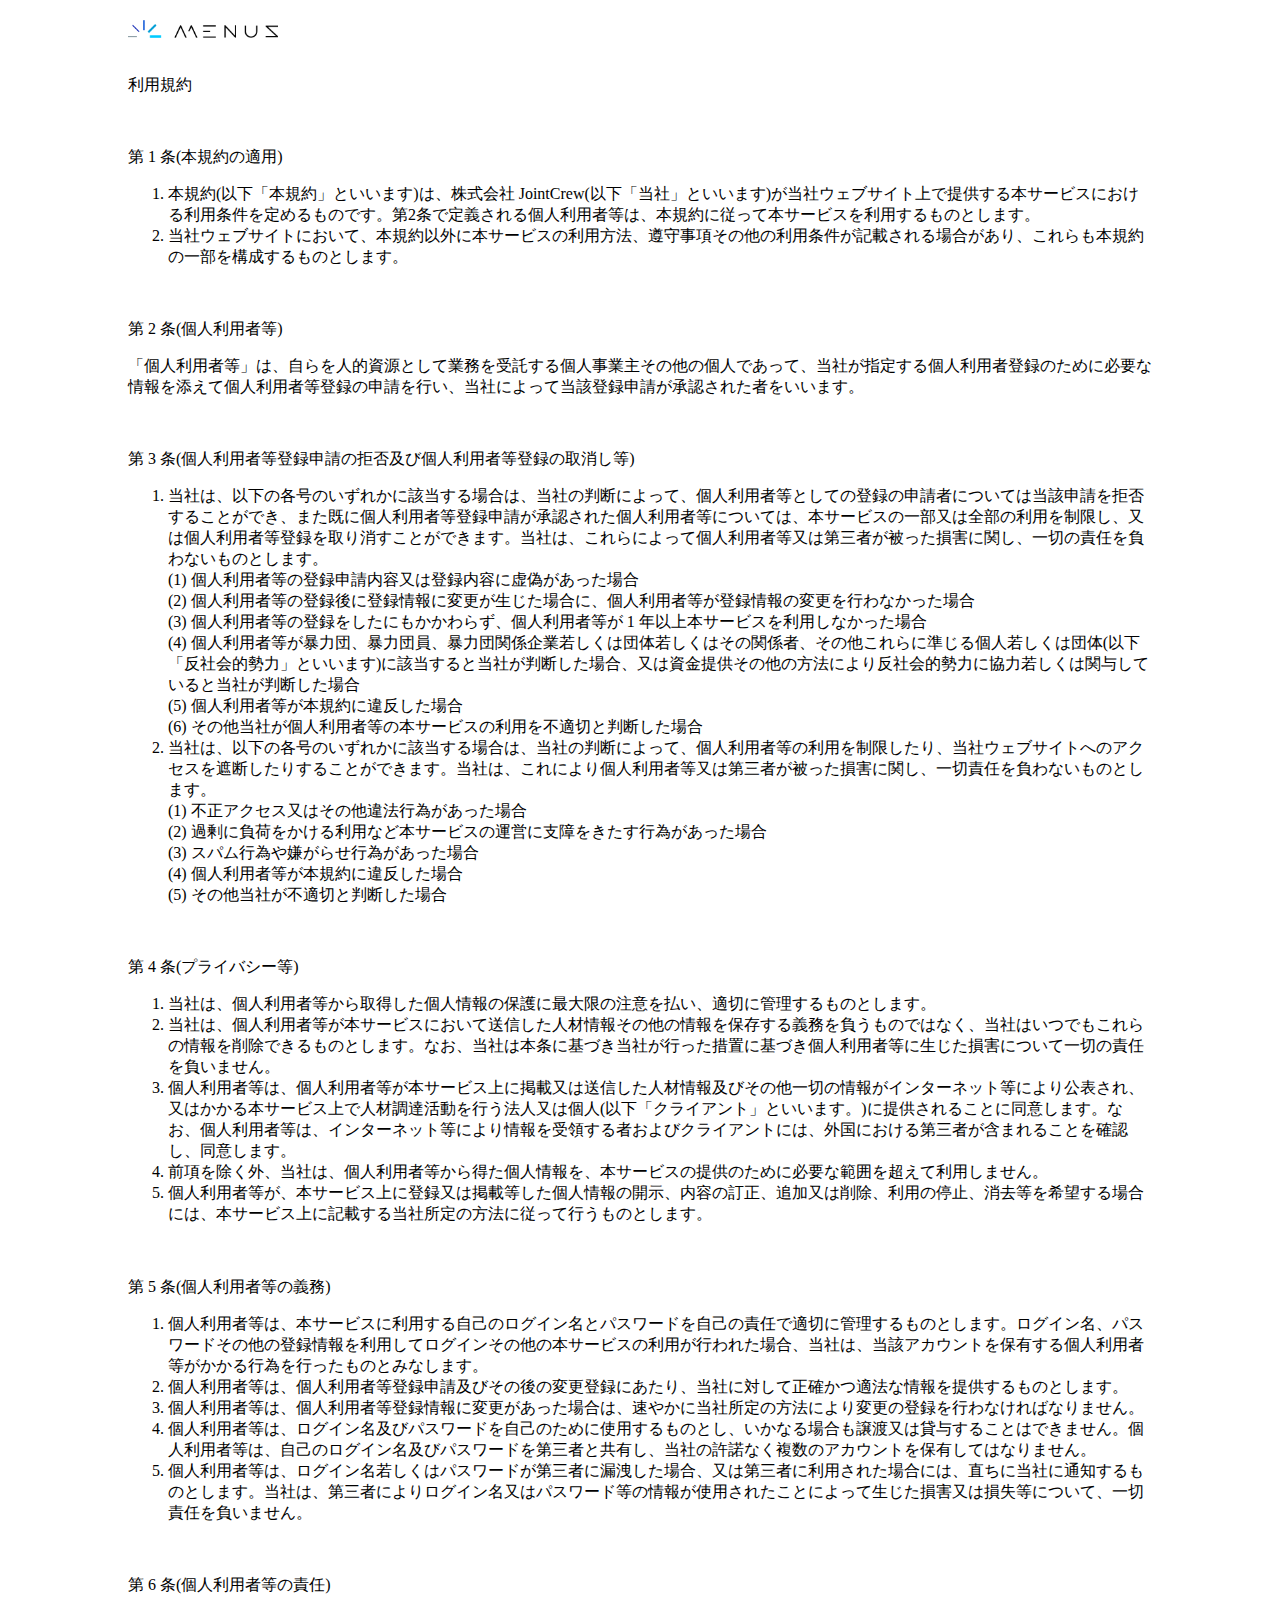
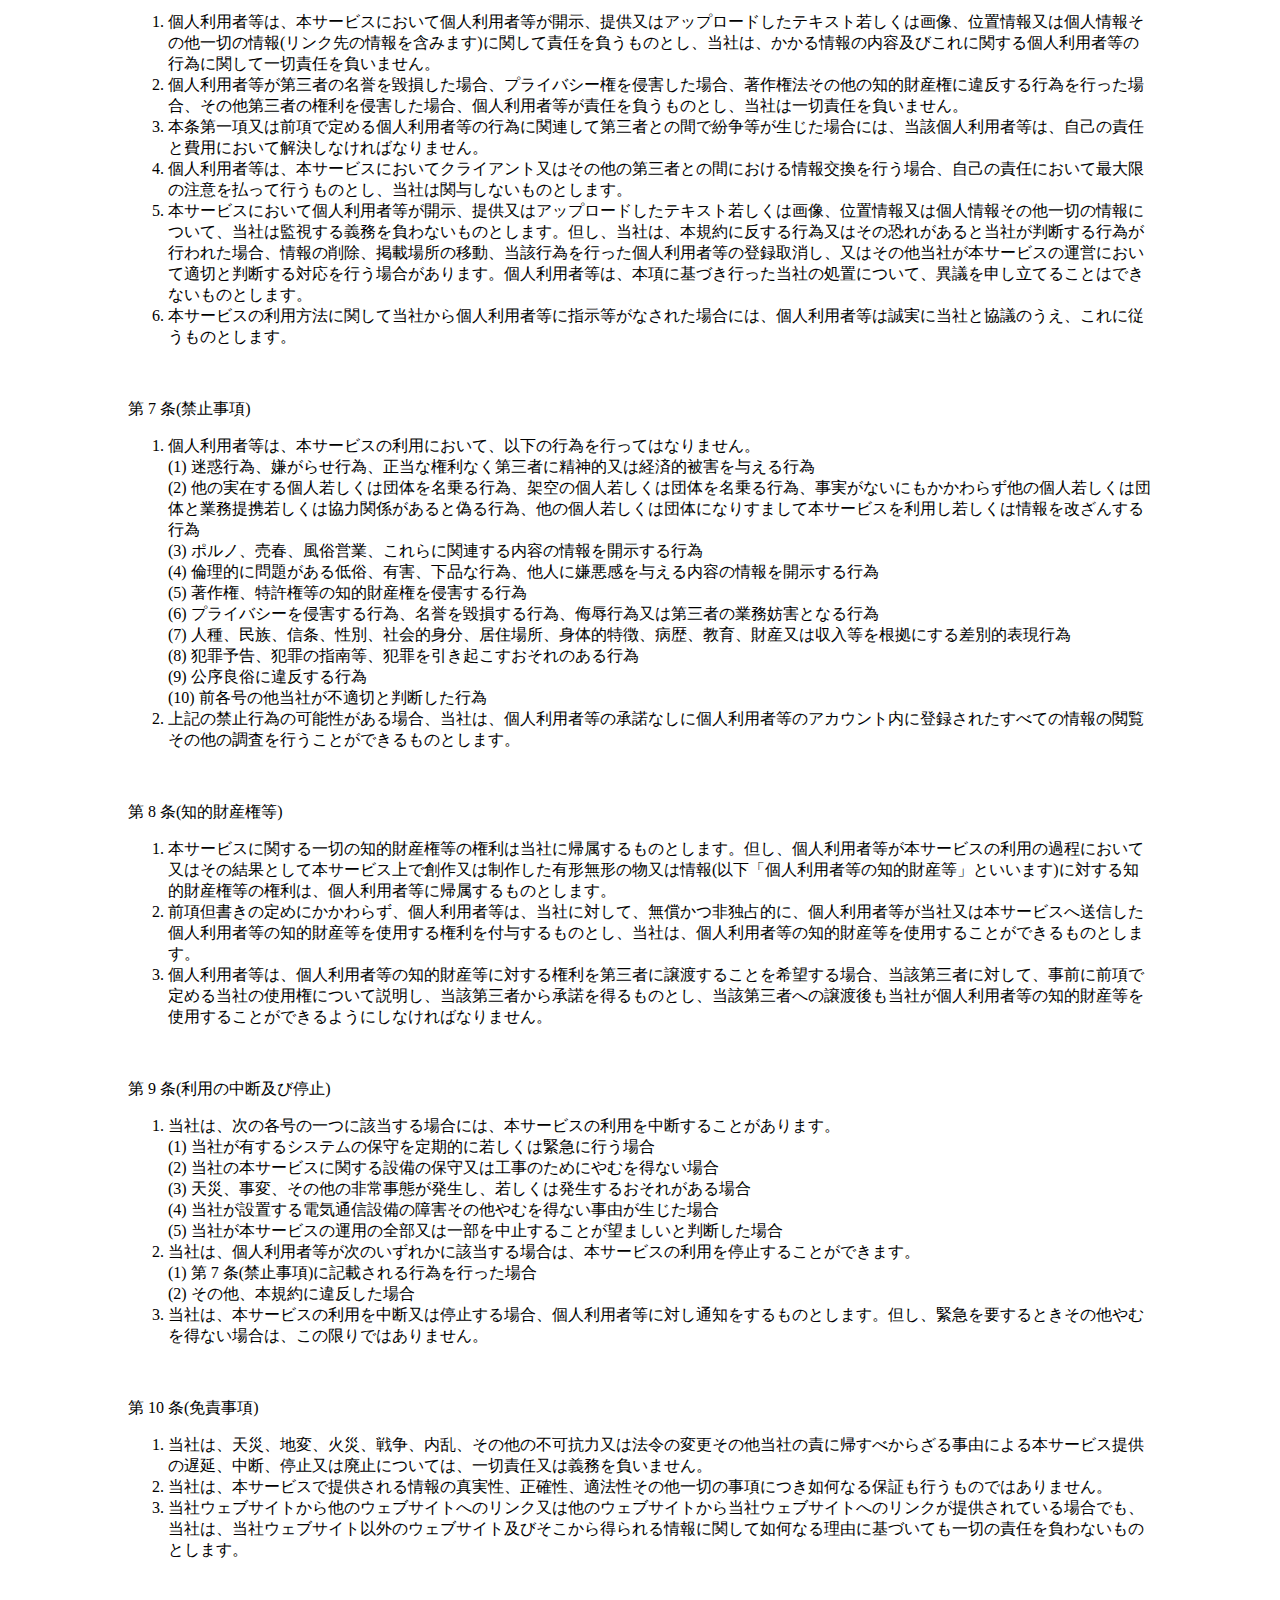
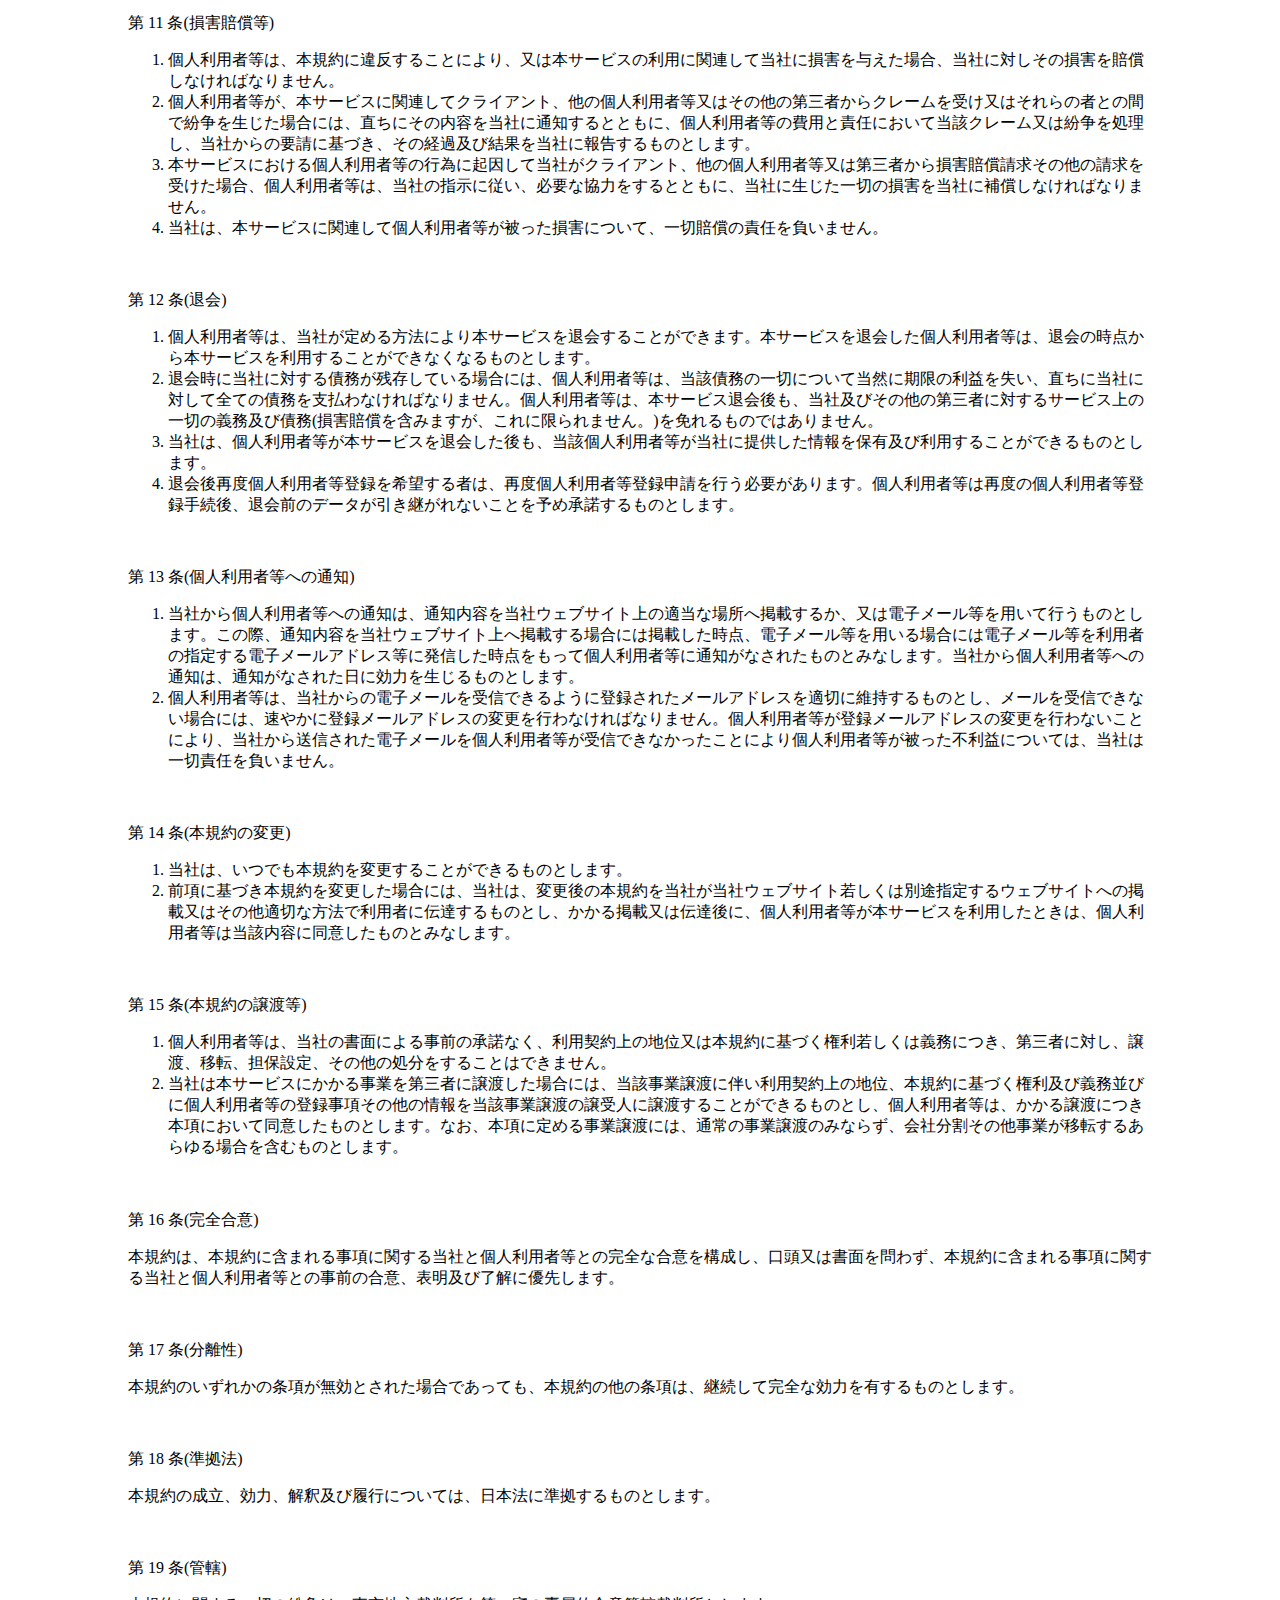
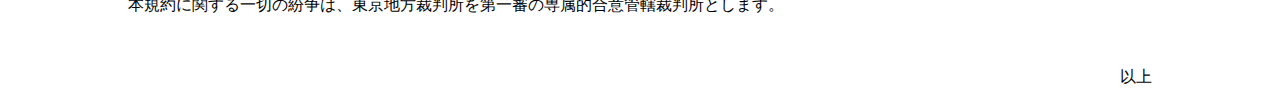
<file: public/lp/terms/engineer.html>
<!DOCTYPE html>
<html>
<head>
    <meta charset="utf-8" />
    <meta http-equiv="X-UA-Compatible" content="IE=edge">
    <title>利用規約</title>
    <meta name="viewport" content="width=device-width, initial-scale=1">
    <link rel="stylesheet" href="../css/terms.css" />
</head>
<body>
  <header>
    <a href='../index.html'><img class='logo' src='../img/logo.png'></a>
  </header>
  <div class='termsContainer'>
    <p>利用規約</p>
    <div class='term'>
      <p>第 1 条(本規約の適用)</p>
      <ol>
        <li>
            本規約(以下「本規約」といいます)は、株式会社 JointCrew(以下「当社」といいます)が当社ウェブサイト上で提供する本サービスにおける利用条件を定めるものです。第2条で定義される個人利用者等は、本規約に従って本サービスを利用するものとします。
        </li>
        <li>
            当社ウェブサイトにおいて、本規約以外に本サービスの利用方法、遵守事項その他の利用条件が記載される場合があり、これらも本規約の一部を構成するものとします。
        </li>
      </ol>
    </div>
    <div class='term'>
      <p>第 2 条(個人利用者等)</p>
      <p>
          「個人利用者等」は、自らを人的資源として業務を受託する個人事業主その他の個人であって、当社が指定する個人利用者登録のために必要な情報を添えて個人利用者等登録の申請を行い、当社によって当該登録申請が承認された者をいいます。
      </p>
    </div>
    <div class='term'>
      <p>第 3 条(個人利用者等登録申請の拒否及び個人利用者等登録の取消し等)</p>
      <ol>
        <li>
            当社は、以下の各号のいずれかに該当する場合は、当社の判断によって、個人利用者等としての登録の申請者については当該申請を拒否することができ、また既に個人利用者等登録申請が承認された個人利用者等については、本サービスの一部又は全部の利用を制限し、又は個人利用者等登録を取り消すことができます。当社は、これらによって個人利用者等又は第三者が被った損害に関し、一切の責任を負わないものとします。<br>
            (1) 個人利用者等の登録申請内容又は登録内容に虚偽があった場合<br>
            (2) 個人利用者等の登録後に登録情報に変更が生じた場合に、個人利用者等が登録情報の変更を行わなかった場合<br>
            (3) 個人利用者等の登録をしたにもかかわらず、個人利用者等が 1 年以上本サービスを利用しなかった場合<br>
            (4) 個人利用者等が暴力団、暴力団員、暴力団関係企業若しくは団体若しくはその関係者、その他これらに準じる個人若しくは団体(以下「反社会的勢力」といいます)に該当すると当社が判断した場合、又は資金提供その他の方法により反社会的勢力に協力若しくは関与していると当社が判断した場合<br>
            (5) 個人利用者等が本規約に違反した場合<br>
            (6) その他当社が個人利用者等の本サービスの利用を不適切と判断した場合<br>
        </li>
        <li>
            当社は、以下の各号のいずれかに該当する場合は、当社の判断によって、個人利用者等の利用を制限したり、当社ウェブサイトへのアクセスを遮断したりすることができます。当社は、これにより個人利用者等又は第三者が被った損害に関し、一切責任を負わないものとします。<br>
            (1) 不正アクセス又はその他違法行為があった場合<br>
            (2) 過剰に負荷をかける利用など本サービスの運営に支障をきたす行為があった場合<br>
            (3) スパム行為や嫌がらせ行為があった場合<br>
            (4) 個人利用者等が本規約に違反した場合<br>
            (5) その他当社が不適切と判断した場合<br>
        </li>
      </ol>
    </div>
    <div class='term'>
      <p>第 4 条(プライバシー等)</p>
      <ol>
        <li>
            当社は、個人利用者等から取得した個人情報の保護に最大限の注意を払い、適切に管理するものとします。
        </li>
        <li>
            当社は、個人利用者等が本サービスにおいて送信した人材情報その他の情報を保存する義務を負うものではなく、当社はいつでもこれらの情報を削除できるものとします。なお、当社は本条に基づき当社が行った措置に基づき個人利用者等に生じた損害について一切の責任を負いません。
        </li>
        <li>
            個人利用者等は、個人利用者等が本サービス上に掲載又は送信した人材情報及びその他一切の情報がインターネット等により公表され、又はかかる本サービス上で人材調達活動を行う法人又は個人(以下「クライアント」といいます。)に提供されることに同意します。なお、個人利用者等は、インターネット等により情報を受領する者およびクライアントには、外国における第三者が含まれることを確認し、同意します。
        </li>
        <li>
            前項を除く外、当社は、個人利用者等から得た個人情報を、本サービスの提供のために必要な範囲を超えて利用しません。
        </li>
        <li>
            個人利用者等が、本サービス上に登録又は掲載等した個人情報の開示、内容の訂正、追加又は削除、利用の停止、消去等を希望する場合には、本サービス上に記載する当社所定の方法に従って行うものとします。
        </li>
      </ol>
    </div>
    <div class='term'>
      <p>第 5 条(個人利用者等の義務)</p>
      <ol>
        <li>
            個人利用者等は、本サービスに利用する自己のログイン名とパスワードを自己の責任で適切に管理するものとします。ログイン名、パスワードその他の登録情報を利用してログインその他の本サービスの利用が行われた場合、当社は、当該アカウントを保有する個人利用者等がかかる行為を行ったものとみなします。
        </li>
        <li>
            個人利用者等は、個人利用者等登録申請及びその後の変更登録にあたり、当社に対して正確かつ適法な情報を提供するものとします。
        </li>
        <li>
            個人利用者等は、個人利用者等登録情報に変更があった場合は、速やかに当社所定の方法により変更の登録を行わなければなりません。
        </li>
        <li>
            個人利用者等は、ログイン名及びパスワードを自己のために使用するものとし、いかなる場合も譲渡又は貸与することはできません。個人利用者等は、自己のログイン名及びパスワードを第三者と共有し、当社の許諾なく複数のアカウントを保有してはなりません。
        </li>
        <li>
            個人利用者等は、ログイン名若しくはパスワードが第三者に漏洩した場合、又は第三者に利用された場合には、直ちに当社に通知するものとします。当社は、第三者によりログイン名又はパスワード等の情報が使用されたことによって生じた損害又は損失等について、一切責任を負いません。
        </li>
      </ol>
    </div>
    <div class='term'>
      <p>第 6 条(個人利用者等の責任)</p>
      <ol>
        <li>
            個人利用者等は、本サービスにおいて個人利用者等が開示、提供又はアップロードしたテキスト若しくは画像、位置情報又は個人情報その他一切の情報(リンク先の情報を含みます)に関して責任を負うものとし、当社は、かかる情報の内容及びこれに関する個人利用者等の行為に関して一切責任を負いません。
        </li>
        <li>
            個人利用者等が第三者の名誉を毀損した場合、プライバシー権を侵害した場合、著作権法その他の知的財産権に違反する行為を行った場合、その他第三者の権利を侵害した場合、個人利用者等が責任を負うものとし、当社は一切責任を負いません。
        </li>
        <li>
            本条第一項又は前項で定める個人利用者等の行為に関連して第三者との間で紛争等が生じた場合には、当該個人利用者等は、自己の責任と費用において解決しなければなりません。
        </li>
        <li>
            個人利用者等は、本サービスにおいてクライアント又はその他の第三者との間における情報交換を行う場合、自己の責任において最大限の注意を払って行うものとし、当社は関与しないものとします。
        </li>
        <li>
            本サービスにおいて個人利用者等が開示、提供又はアップロードしたテキスト若しくは画像、位置情報又は個人情報その他一切の情報について、当社は監視する義務を負わないものとします。但し、当社は、本規約に反する行為又はその恐れがあると当社が判断する行為が行われた場合、情報の削除、掲載場所の移動、当該行為を行った個人利用者等の登録取消し、又はその他当社が本サービスの運営において適切と判断する対応を行う場合があります。個人利用者等は、本項に基づき行った当社の処置について、異議を申し立てることはできないものとします。
        </li>
        <li>
            本サービスの利用方法に関して当社から個人利用者等に指示等がなされた場合には、個人利用者等は誠実に当社と協議のうえ、これに従うものとします。
        </li>
      </ol>
    </div>
    <div class='term'>
      <p>第 7 条(禁止事項)</p>
      <ol>
        <li>
            個人利用者等は、本サービスの利用において、以下の行為を行ってはなりません。<br>
            (1) 迷惑行為、嫌がらせ行為、正当な権利なく第三者に精神的又は経済的被害を与える行為<br>
            (2) 他の実在する個人若しくは団体を名乗る行為、架空の個人若しくは団体を名乗る行為、事実がないにもかかわらず他の個人若しくは団体と業務提携若しくは協力関係があると偽る行為、他の個人若しくは団体になりすまして本サービスを利用し若しくは情報を改ざんする行為<br>
            (3) ポルノ、売春、風俗営業、これらに関連する内容の情報を開示する行為<br>
            (4) 倫理的に問題がある低俗、有害、下品な行為、他人に嫌悪感を与える内容の情報を開示する行為<br>
            (5) 著作権、特許権等の知的財産権を侵害する行為<br>
            (6) プライバシーを侵害する行為、名誉を毀損する行為、侮辱行為又は第三者の業務妨害となる行為<br>
            (7) 人種、民族、信条、性別、社会的身分、居住場所、身体的特徴、病歴、教育、財産又は収入等を根拠にする差別的表現行為<br>
            (8) 犯罪予告、犯罪の指南等、犯罪を引き起こすおそれのある行為<br>
            (9) 公序良俗に違反する行為<br>
            (10) 前各号の他当社が不適切と判断した行為<br>
        </li>
        <li>
            上記の禁止行為の可能性がある場合、当社は、個人利用者等の承諾なしに個人利用者等のアカウント内に登録されたすべての情報の閲覧その他の調査を行うことができるものとします。
        </li>
      </ol>
    </div>
    <div class='term'>
      <p>第 8 条(知的財産権等)</p>
      <ol>
        <li>
            本サービスに関する一切の知的財産権等の権利は当社に帰属するものとします。但し、個人利用者等が本サービスの利用の過程において又はその結果として本サービス上で創作又は制作した有形無形の物又は情報(以下「個人利用者等の知的財産等」といいます)に対する知的財産権等の権利は、個人利用者等に帰属するものとします。
        </li>
        <li>
            前項但書きの定めにかかわらず、個人利用者等は、当社に対して、無償かつ非独占的に、個人利用者等が当社又は本サービスへ送信した個人利用者等の知的財産等を使用する権利を付与するものとし、当社は、個人利用者等の知的財産等を使用することができるものとします。
        </li>
        <li>
            個人利用者等は、個人利用者等の知的財産等に対する権利を第三者に譲渡することを希望する場合、当該第三者に対して、事前に前項で定める当社の使用権について説明し、当該第三者から承諾を得るものとし、当該第三者への譲渡後も当社が個人利用者等の知的財産等を使用することができるようにしなければなりません。
        </li>
      </ol>
    </div>
    <div class='term'>
      <p>第 9 条(利用の中断及び停止)</p>
      <ol>
        <li>
            当社は、次の各号の一つに該当する場合には、本サービスの利用を中断することがあります。<br>
            (1) 当社が有するシステムの保守を定期的に若しくは緊急に行う場合<br>
            (2) 当社の本サービスに関する設備の保守又は工事のためにやむを得ない場合<br>
            (3) 天災、事変、その他の非常事態が発生し、若しくは発生するおそれがある場合<br>
            (4) 当社が設置する電気通信設備の障害その他やむを得ない事由が生じた場合<br>
            (5) 当社が本サービスの運用の全部又は一部を中止することが望ましいと判断した場合
        </li>
        <li>
            当社は、個人利用者等が次のいずれかに該当する場合は、本サービスの利用を停止することができます。<br>
            (1) 第 7 条(禁止事項)に記載される行為を行った場合<br>
            (2) その他、本規約に違反した場合<br>
        </li>
        <li>
            当社は、本サービスの利用を中断又は停止する場合、個人利用者等に対し通知をするものとします。但し、緊急を要するときその他やむを得ない場合は、この限りではありません。
        </li>
      </ol>
    </div>
    <div class='term'>
      <p>第 10 条(免責事項)</p>
      <ol>
        <li>
            当社は、天災、地変、火災、戦争、内乱、その他の不可抗力又は法令の変更その他当社の責に帰すべからざる事由による本サービス提供の遅延、中断、停止又は廃止については、一切責任又は義務を負いません。
        </li>
        <li>
            当社は、本サービスで提供される情報の真実性、正確性、適法性その他一切の事項につき如何なる保証も行うものではありません。
        </li>
        <li>
            当社ウェブサイトから他のウェブサイトへのリンク又は他のウェブサイトから当社ウェブサイトへのリンクが提供されている場合でも、当社は、当社ウェブサイト以外のウェブサイト及びそこから得られる情報に関して如何なる理由に基づいても一切の責任を負わないものとします。
        </li>
      </ol>
    </div>
    <div class='term'>
      <p>第 11 条(損害賠償等)</p>
      <ol>
        <li>
            個人利用者等は、本規約に違反することにより、又は本サービスの利用に関連して当社に損害を与えた場合、当社に対しその損害を賠償しなければなりません。
        </li>
        <li>
            個人利用者等が、本サービスに関連してクライアント、他の個人利用者等又はその他の第三者からクレームを受け又はそれらの者との間で紛争を生じた場合には、直ちにその内容を当社に通知するとともに、個人利用者等の費用と責任において当該クレーム又は紛争を処理し、当社からの要請に基づき、その経過及び結果を当社に報告するものとします。
        </li>
        <li>
            本サービスにおける個人利用者等の行為に起因して当社がクライアント、他の個人利用者等又は第三者から損害賠償請求その他の請求を受けた場合、個人利用者等は、当社の指示に従い、必要な協力をするとともに、当社に生じた一切の損害を当社に補償しなければなりません。
        </li>
        <li>
            当社は、本サービスに関連して個人利用者等が被った損害について、一切賠償の責任を負いません。
        </li>
      </ol>
    </div>
    <div class='term'>
      <p>第 12 条(退会)</p>
      <ol>
        <li>
            個人利用者等は、当社が定める方法により本サービスを退会することができます。本サービスを退会した個人利用者等は、退会の時点から本サービスを利用することができなくなるものとします。
        </li>
        <li>
            退会時に当社に対する債務が残存している場合には、個人利用者等は、当該債務の一切について当然に期限の利益を失い、直ちに当社に対して全ての債務を支払わなければなりません。個人利用者等は、本サービス退会後も、当社及びその他の第三者に対するサービス上の一切の義務及び債務(損害賠償を含みますが、これに限られません。)を免れるものではありません。
        </li>
        <li>
            当社は、個人利用者等が本サービスを退会した後も、当該個人利用者等が当社に提供した情報を保有及び利用することができるものとします。
        </li>
        <li>
            退会後再度個人利用者等登録を希望する者は、再度個人利用者等登録申請を行う必要があります。個人利用者等は再度の個人利用者等登録手続後、退会前のデータが引き継がれないことを予め承諾するものとします。
        </li>
      </ol>
    </div>
    <div class='term'>
      <p>第 13 条(個人利用者等への通知)</p>
      <ol>
        <li>
            当社から個人利用者等への通知は、通知内容を当社ウェブサイト上の適当な場所へ掲載するか、又は電子メール等を用いて行うものとします。この際、通知内容を当社ウェブサイト上へ掲載する場合には掲載した時点、電子メール等を用いる場合には電子メール等を利用者の指定する電子メールアドレス等に発信した時点をもって個人利用者等に通知がなされたものとみなします。当社から個人利用者等への通知は、通知がなされた日に効力を生じるものとします。
        </li>
        <li>
            個人利用者等は、当社からの電子メールを受信できるように登録されたメールアドレスを適切に維持するものとし、メールを受信できない場合には、速やかに登録メールアドレスの変更を行わなければなりません。個人利用者等が登録メールアドレスの変更を行わないことにより、当社から送信された電子メールを個人利用者等が受信できなかったことにより個人利用者等が被った不利益については、当社は一切責任を負いません。
        </li>
      </ol>
    </div>
    <div class='term'>
      <p>第 14 条(本規約の変更)</p>
      <ol>
        <li>当社は、いつでも本規約を変更することができるものとします。</li>
        <li>
            前項に基づき本規約を変更した場合には、当社は、変更後の本規約を当社が当社ウェブサイト若しくは別途指定するウェブサイトへの掲載又はその他適切な方法で利用者に伝達するものとし、かかる掲載又は伝達後に、個人利用者等が本サービスを利用したときは、個人利用者等は当該内容に同意したものとみなします。
        </li>
      </ol>
    </div>
    <div class='term'>
      <p>第 15 条(本規約の譲渡等)</p>
      <ol>
        <li>
            個人利用者等は、当社の書面による事前の承諾なく、利用契約上の地位又は本規約に基づく権利若しくは義務につき、第三者に対し、譲渡、移転、担保設定、その他の処分をすることはできません。
        </li>
        <li>
            当社は本サービスにかかる事業を第三者に譲渡した場合には、当該事業譲渡に伴い利用契約上の地位、本規約に基づく権利及び義務並びに個人利用者等の登録事項その他の情報を当該事業譲渡の譲受人に譲渡することができるものとし、個人利用者等は、かかる譲渡につき本項において同意したものとします。なお、本項に定める事業譲渡には、通常の事業譲渡のみならず、会社分割その他事業が移転するあらゆる場合を含むものとします。
        </li>
      </ol>
    </div>
    <div class='term'>
      <p>第 16 条(完全合意)</p>
      <p>
          本規約は、本規約に含まれる事項に関する当社と個人利用者等との完全な合意を構成し、口頭又は書面を問わず、本規約に含まれる事項に関する当社と個人利用者等との事前の合意、表明及び了解に優先します。
      </p>
    </div>
    <div class='term'>
      <p>第 17 条(分離性)</p>
      <p>
          本規約のいずれかの条項が無効とされた場合であっても、本規約の他の条項は、継続して完全な効力を有するものとします。
      </p>
    </div>
    <div class='term'>
      <p>第 18 条(準拠法)</p>
      <p>本規約の成立、効力、解釈及び履行については、日本法に準拠するものとします。</p>
    </div>
    <div class='term'>
      <p>第 19 条(管轄)</p>
      <p>本規約に関する一切の紛争は、東京地方裁判所を第一審の専属的合意管轄裁判所とします。</p>
    </div>
    <p class='textRight'>以上</p>
  </div>
</body>
</html>
</file>
<file: public/css/style.css>
*,
*::before,
*::after {
  box-sizing: border-box; }

html {
  font-family: sans-serif;
  line-height: 1.15;
  -webkit-text-size-adjust: 100%;
  -ms-text-size-adjust: 100%;
  -ms-overflow-style: scrollbar;
  -webkit-tap-highlight-color: rgba(51, 51, 51, 0); }

@-ms-viewport {
  width: device-width; }
article, aside, figcaption, figure, footer, header, hgroup, main, nav, section {
  display: block; }

body {
  margin: 0; }

[tabindex="-1"]:focus {
  outline: 0 !important; }

hr {
  box-sizing: content-box;
  height: 0;
  overflow: visible; }

h1, h2, h3, h4, h5, h6 {
  margin-top: 0; }

p {
  margin-top: 0; }

abbr[title],
abbr[data-original-title] {
  text-decoration: underline;
  text-decoration: underline dotted;
  cursor: help;
  border-bottom: 0; }

address {
  margin-bottom: 1rem;
  font-style: normal;
  line-height: inherit; }

ol,
ul,
dl {
  margin-top: 0;
  margin-bottom: 1rem; }

ol ol,
ul ul,
ol ul,
ul ol {
  margin-bottom: 0; }

dd {
  margin-bottom: .5rem;
  margin-left: 0; }

blockquote {
  margin: 0 0 1rem; }

dfn {
  font-style: italic; }

b,
strong {
  font-weight: bolder; }

small {
  font-size: 80%; }

sub,
sup {
  position: relative;
  font-size: 75%;
  line-height: 0;
  vertical-align: baseline; }

sub {
  bottom: -.25em; }

sup {
  top: -.5em; }

a {
  color: #333;
  text-decoration: none;
  background-color: transparent; }

a:not([href]):not([tabindex]) {
  color: inherit;
  text-decoration: none; }
  a:not([href]):not([tabindex]):focus {
    outline: 0; }

pre,
code,
kbd,
samp {
  font-size: 1em; }

pre {
  margin-top: 0;
  margin-bottom: 1rem;
  overflow: auto;
  -ms-overflow-style: scrollbar; }

figure {
  margin: 0 0 1rem; }

img {
  vertical-align: middle;
  border-style: none; }

svg {
  overflow: hidden;
  vertical-align: middle; }

table {
  border-collapse: collapse; }

caption {
  color: #333;
  text-align: left;
  caption-side: bottom; }

th {
  text-align: inherit; }

label {
  display: inline-block; }

button {
  border-radius: 0; }

button:focus {
  outline: 1px dotted;
  outline: 5px auto -webkit-focus-ring-color; }

input,
button,
select,
optgroup,
textarea {
  margin: 0;
  font-family: inherit;
  font-size: inherit;
  line-height: inherit; }

button,
input {
  overflow: visible; }

button,
select {
  text-transform: none; }

button,
html [type="button"],
[type="reset"],
[type="submit"] {
  -webkit-appearance: button; }

button::-moz-focus-inner,
[type="button"]::-moz-focus-inner,
[type="reset"]::-moz-focus-inner,
[type="submit"]::-moz-focus-inner {
  padding: 0;
  border-style: none; }

input[type="radio"],
input[type="checkbox"] {
  box-sizing: border-box;
  padding: 0; }

input[type="date"],
input[type="time"],
input[type="datetime-local"],
input[type="month"] {
  -webkit-appearance: listbox; }

textarea {
  overflow: auto;
  resize: vertical; }

fieldset {
  min-width: 0;
  padding: 0;
  margin: 0;
  border: 0; }

legend {
  display: block;
  width: 100%;
  max-width: 100%;
  padding: 0;
  margin-bottom: .5rem;
  font-size: 1.5rem;
  line-height: inherit;
  color: inherit;
  white-space: normal; }

progress {
  vertical-align: baseline; }

[type="number"]::-webkit-inner-spin-button,
[type="number"]::-webkit-outer-spin-button {
  height: auto; }

[type="search"] {
  outline-offset: -2px;
  -webkit-appearance: none; }

[type="search"]::-webkit-search-cancel-button,
[type="search"]::-webkit-search-decoration {
  -webkit-appearance: none; }

::-webkit-file-upload-button {
  font: inherit;
  -webkit-appearance: button; }

output {
  display: inline-block; }

summary {
  display: list-item;
  cursor: pointer; }

template {
  display: none; }

[hidden] {
  display: none !important; }

/* add config */
ul {
  list-style: none;
  padding: 0; }

/* link card design */
.streched-link:after {
  content: "";
  background: rgba(0, 0, 0, 0);
  position: absolute;
  top: 0;
  right: 0;
  bottom: 0;
  left: 0;
  pointer-events: auto;
  z-index: 1; }

/* contents */
.main {
  width: 80%;
  margin: 0 auto; }
  .main-list {
    display: flex;
    flex-wrap: wrap; }
    .main-list-item {
      box-shadow: 1px 1px 3px rgba(0, 0, 0, 0.3);
      margin: 15px;
      position: relative;
      transition: .3s;
      width: calc(100% / 3 - 30px); }
      .main-list-item-imagecontainer {
        position: relative;
        width: 100%; }
        .main-list-item-imagecontainer:before {
          content: "";
          display: block;
          padding-top: 100%; }
      .main-list-item-inner {
        position: absolute;
        top: 0;
        right: 0;
        bottom: 0;
        left: 0; }
      .main-list-item-image {
        width: 100%; }
      .main-list-item-textcontainer {
        margin: 5%; }
      .main-list-item-title {
        font-size: 1.5rem; }
      .main-list-item-text {
        color: #555;
        margin-top: 1rem; }
      .main-list-item:hover {
        opacity: .8;
        transition: .3s; }

/*# sourceMappingURL=style.css.map */
</file>
<file: public/buttons/css/style.css>
#buttons {
	width: 80%;
	margin: 0 auto;
}

.buttonsText {
	color: #333;
	font-size: 1.2em;
}

.buttonsList {
	list-style: none;
	display: flex;
	flex-wrap: wrap;
	padding: 0;
}

.buttonCircle {
	display: block;
	font-size: 2em;
	margin: .5em;
}

/* 色が反転するボタン */

.buttonFlip {
	border-radius: 50%;
	box-shadow: 0 2px 2px 0 rgba(0, 0, 0, .2), 0 2px 2px 0 rgba(0, 0, 0, .3);
	display: block;
	height: 2em;
	text-align: center;
	transition: .3s;
	width: 2em;
}

.flip {
	color: #c05f5f;
	transition: .3s;
	vertical-align: bottom;
}

.buttonFlip:hover {
	background: #c05f5f;
	transition: .3s;
}

.buttonFlip:hover .flip {
	color: #fff;
	transition: .3s;
}

/* ふわふわ */

.buttonFlip2 {
	border: 1px solid #2C35B9;
	border-radius: 50%;
	box-shadow: 0 2px 2px 0 rgba(0, 0, 0, .2), 0 2px 2px 0 rgba(0, 0, 0, .3);
	display: block;
	height: 2em;
	text-align: center;
	transition: .3s;
	width: 2em;
}

.flip2 {
	color: #2C35B9;
	transition: .3s;
	vertical-align: bottom;
}

.buttonFlip2:hover {
	background: #2C35B9;
	transition: .3s;
	animation: float .3s infinite alternate;
}

.buttonFlip2:hover .flip2 {
	color: #fff;
	transition: .3s;
}

@keyframes float {
	0% {
		margin-top: 0;
	}

	100% {
		margin-top: -.1em;
	}
}

/* 反転その2 */

.buttonRotate {
	border: 1px solid #ffe555;
	border-radius: 50%;
	box-shadow: 0 2px 2px 0 rgba(0, 0, 0, .2), 0 2px 2px 0 rgba(0, 0, 0, .3);
	display: block;
	height: 2em;
	text-align: center;
	transition: .3s;
	width: 2em;
}

.rotate {
	color: #ffe555;
	transition: .3s;
	vertical-align: bottom;
}

.buttonRotate:hover {
	background: #ffe500;
	transition: .3s;
}

.buttonRotate:hover .rotate {
	color: #fff;
	transform: rotate(25deg);
	transition: .3s;
}

/*全体的に輝くボタン*/

.buttonShine {
	background: #ff3300;
	border: 1px solid #ff3300;
	border-radius: 50%;
	box-shadow: 0 2px 2px 0 rgba(0, 0, 0, .2), 0 2px 2px 0 rgba(0, 0, 0, .3);
	display: block;
	height: 2em;
	overflow: hidden;
	position: relative;
	text-align: center;
	transition: .3s;
	width: 2em;
}

.shine {
	color: #fff;
	transition: .3s;
	vertical-align: bottom;
	z-index: 20;
}

.shine:after {
	background: #fff;
	content: '';
	height: 2.5em;
	left: -1.5em;
	opacity: .2;
	position: absolute;
	top: -.2em;
	transform: rotate(30deg);
	transition: all .3s cubic-bezier(0.19, 1, 0.22, 1);
	width: 1em;
}

.buttonShine:hover .shine:after {
	left: 120%;
	transition: all .3s cubic-bezier(0.19, 1, 0.22, 1);
}

/*縦に回転するボタン*/

.buttonXrotate {
	background: #00d9ea;
	border: 1px solid #00d9ea;
	border-radius: 50%;
	box-shadow: 0 2px 2px 0 rgba(0, 0, 0, .2), 0 2px 2px 0 rgba(0, 0, 0, .3);
	display: block;
	height: 2em;
	text-align: center;
	width: 2em;
}

.Xrotate {
	color: #fff;
	vertical-align: bottom;
	transition: .3s;
}

.buttonXrotate:hover .Xrotate {
	transform: rotateX(360deg);
	transition: .3s;
}

/*稲妻がチカチカするボタン*/

.buttonDouble {
	background: #66d620;
	border-radius: 50%;
	box-shadow: 0 2px 2px 0 rgba(0, 0, 0, .2), 0 2px 2px 0 rgba(0, 0, 0, .3);
	display: block;
	height: 2em;
	position: relative;
	text-align: center;
	width: 2em;
}

.double {
	color: #fff;
	opacity: 0;
	vertical-align: bottom;
}

.buttonDouble:hover .double {
	animation: flashing .2s infinite alternate;
}

@keyframes flashing {
	0% {
		opacity: 0;
	}

	100% {
		opacity: 1;
	}
}

/* グラデーション */

.buttonGradation {
	background: linear-gradient(#F7D358 0%, #FF8000 100%);
	border-radius: 50%;
	box-shadow: 0 2px 2px 0 rgba(0, 0, 0, .2), 0 2px 2px 0 rgba(0, 0, 0, .3);
	display: block;
	height: 2em;
	opacity: .6;
	position: relative;
	text-align: center;
	width: 2em;
	animation: hueRotater 4s infinite alternate;
}

.buttonGradation:hover {
	animation-play-state: paused;
}

.gradation {
	color: #fff;
	transition: .3s;
	vertical-align: bottom;
}

@keyframes hueRotater {
	0% {
		-webkit-filter: hue-rotate(0deg);
    filter: hue-rotate(0deg);
	}

	100% {
		-webkit-filter: hue-rotate(360deg);
    filter: hue-rotate(360deg);
	}
}

/* 光るボタン */

.buttonNeon {
	background: #0A122A;
	border-radius: 50%;
	box-shadow: 0 2px 2px 0 rgba(0, 0, 0, .2), 0 2px 2px 0 rgba(0, 0, 0, .3);
	display: block;
	height: 2em;
	position: relative;
	text-align: center;
	width: 2em;
}

.neon {
	color: #fff;
	transition: .3s;
	vertical-align: bottom;
}

.buttonNeon:hover .neon {
	text-shadow: 2px 2px 10px rgba(255, 255, 255, .7), -2px -2px 10px rgba(255, 255, 255, .7);
}

/* 全体が回転するボタン */

.buttonYRotate {
	background: #E3CEF6;
	border-radius: 50%;
	box-shadow: 0 2px 2px 0 rgba(0, 0, 0, .2), 0 2px 2px 0 rgba(0, 0, 0, .3);
	display: block;
	height: 2em;
	position: relative;
	text-align: center;
	transition: .6s;
	width: 2em;
}

.yRotate {
	color: #fff;
	transition: .3s;
	vertical-align: bottom;
}

.buttonYRotate:hover {
	transform: rotateY(360deg)
}
</file>
<file: public/gear/css/style.css>
body {
	margin: 0;
}
</file>
<file: public/lp/css/javascript.fullPage.css>
/**
 * fullPage Pure Javascript v.0.0.9 (Alpha) - Not support given until Beta version.
 * https://github.com/alvarotrigo/fullPage.js
 * MIT licensed
 *
 * Copyright (C) 2013 alvarotrigo.com - A project by Alvaro Trigo
 */
html.fp-enabled,
.fp-enabled body {
    margin: 0;
    padding: 0;
    overflow:hidden;

    /*Avoid flicker on slides transitions for mobile phones #336 */
    -webkit-tap-highlight-color: rgba(0,0,0,0);
}
#superContainer {
    height: 100%;
    position: relative;

    /* Touch detection for Windows 8 */
    -ms-touch-action: none;

    /* IE 11 on Windows Phone 8.1*/
    touch-action: none;
}
.fp-section {
    position: relative;
    -webkit-box-sizing: border-box; /* Safari<=5 Android<=3 */
    -moz-box-sizing: border-box; /* <=28 */
    box-sizing: border-box;
    height:100%;
}
.fp-slide {
    float: left;
}
.fp-slide, .fp-slidesContainer {
    height: 100%;
    display: block;
}
.fp-slides {
    z-index:1;
    height: 100%;
    overflow: hidden;
    position: relative;
    -webkit-transition: all 0.3s ease-out; /* Safari<=6 Android<=4.3 */
    transition: all 0.3s ease-out;
}
.fp-section.fp-table, .fp-slide.fp-table {
    display: table;
    table-layout:fixed;
    width: 100%;
    height:100%;
}
.fp-tableCell {
    display: table-cell;
    vertical-align: middle;
    width: 100%;
    height: 100%;
}
.fp-slidesContainer {
    float: left;
    position: relative;
}
.fp-controlArrow {
    position: absolute;
    z-index: 4;
    top: 50%;
    cursor: pointer;
    width: 0;
    height: 0;
    border-style: solid;
    margin-top: -38px;
}
.fp-controlArrow.fp-prev {
    left: 15px;
    width: 0;
    border-width: 38.5px 34px 38.5px 0;
    border-color: transparent #fff transparent transparent;
}
.fp-controlArrow.fp-next {
    right: 15px;
    border-width: 38.5px 0 38.5px 34px;
    border-color: transparent transparent transparent #fff;
}
.fp-scrollable {
    overflow: scroll;

}
.fp-notransition {
    -webkit-transition: none !important;
    transition: none !important;
}
#fp-nav {
    position: fixed;
    z-index: 100;
    margin-top: -32px;
    top: 50%;
    opacity: 1;
}
#fp-nav.right {
    right: 17px;
}
#fp-nav.left {
    left: 17px;
}
.fp-slidesNav{
    position: absolute;
    z-index: 4;
    left: 50%;
    opacity: 1;
}
.fp-slidesNav.bottom {
    bottom: 17px;
}
.fp-slidesNav.top {
    top: 17px;
}
#fp-nav ul,
.fp-slidesNav ul {
  margin: 0;
  padding: 0;
}
#fp-nav ul li,
.fp-slidesNav ul li {
    display: block;
    width: 14px;
    height: 13px;
    margin: 7px;
    position:relative;
}
.fp-slidesNav ul li {
    display: inline-block;
}
#fp-nav ul li a,
.fp-slidesNav ul li a {
    display: block;
    position: relative;
    z-index: 1;
    width: 100%;
    height: 100%;
    cursor: pointer;
    text-decoration: none;
}
#fp-nav ul li a.active span,
.fp-slidesNav ul li a.active span,
#fp-nav ul li:hover a.active span,
.fp-slidesNav ul li:hover a.active span{
    height: 12px;
    width: 12px;
    margin: -6px 0 0 -6px;
    border-radius: 100%;
}
#fp-nav ul li a span,
.fp-slidesNav ul li a span {
    border-radius: 50%;
    position: absolute;
    z-index: 1;
    height: 4px;
    width: 4px;
    border: 0;
    background: #333;
    left: 50%;
    top: 50%;
    margin: -2px 0 0 -2px;
    -webkit-transition: all 0.1s ease-in-out;
    -moz-transition: all 0.1s ease-in-out;
    -o-transition: all 0.1s ease-in-out;
    transition: all 0.1s ease-in-out;
}
#fp-nav ul li .fp-tooltip {
    position: absolute;
    top: -2px;
    color: #fff;
    font-size: 14px;
    font-family: arial, helvetica, sans-serif;
    white-space: nowrap;
    max-width: 220px;
    overflow: hidden;
    display: block;
    opacity: 0;
    width: 0;
}
#fp-nav ul li:hover .fp-tooltip,
#fp-nav.fp-show-active a.active + .fp-tooltip{
    -webkit-transition: opacity 0.2s ease-in;
    transition: opacity 0.2s ease-in;
    width: auto;
    opacity: 1;
}
#fp-nav ul li .fp-tooltip.right {
    right: 20px;
}
#fp-nav ul li .fp-tooltip.left {
    left: 20px;
}
</file>
<file: public/lp/css/top.css>
@font-face {
  font-family: "Hiragino Sans";
  src: local(HiraginoSans-W0);
  font-weight: 100;
}

body {
  margin: 0;
  font-family: 'Hiragino Sans';
}

header {
  background: #fff;
  position: fixed;
  left: 0;
  top: 0;
  width: 40%;
  z-index: 99;
}

.logo {
  width: 30%;
  margin: 4%;
}

.buttonInner {
  background: #000;
  border-radius: 2em;
  color: #fff;
  display: block;
  font-size: 1.3em;
  padding: .3em;
  text-align: center;
  text-decoration: none;
  transition: all .4s;
  width: 7em;
}

.buttonInner:hover {
  background: #fff;
  box-shadow: 2px 2px 2px #777;
  color: #000;
  letter-spacing: 2px;
  transition: all .4s;
}

.contact {
  display: inline-block;
  font-size: 0.7em;
  margin: 0;
  position: absolute;
  top: 50%;
  transform: translateY(-50%);
}

object {
  pointer-events: none;
}

.section {
  display: flex;
  letter-spacing: .09em;
  height: 100vh;
}

.sideLeft {
  height: 1px;
  opacity: 0;
  padding: 0 4%;
  transition: all 1s ease;
  -webkit-transition: all 1s ease;
  width: 32%;
}

.scrollLeft {
  height: 100vh;
  opacity: 1;
  transition: all 1s ease;
  -webkit-transition: all 1s ease;
}

.subTitle {
  font-size: 1.7em;
  margin: 30vh 0 8vh;
}

.sentence {
  font-size: .9em;
  margin: 3em 0;
}

.sideRight {
  height: 1px;
  opacity: 0;
  top: 50%;
  transition: all 1s ease;
  -webkit-transition: all 1s ease;
  width: 50%;
}

.scrollRight {
  height: 100vh;
  opacity: 1;
  top: 0;
  transition: all 1s ease;
  -webkit-transition: all 1s ease;
  width: 60%;
}

.top {
  background-image: url(../img/SVG/top_bg.svg);
  background-size: cover;
  overflow: hidden;
  position: relative;
}

.object1 {
  left: 35%;
  right: 10%;
  position: absolute;
  top: 55%;
  width: 35vw;
}

.bg_free {
  background: #11296d;
  background-size: cover;
  position: relative;
}

.bg_char {
  color: #fff;
  font-size: 5em;
  font-weight: bold;
  left: 50%;
  position: absolute;
  top: 270px;
  transform: rotateZ(-15deg) translateX(-50%);
}

.object2 {
  height: 100%;
  padding-left: 5%;
  position: absolute;
  top: 50%;
  transform: translateY(-50%);
  -webkit-transform: translateY(-50%);
  -moz-transform: translateY(-50%);
  width: 90%;
  z-index: 9;
}

.bg_match {
  background: #5084d1;
}

.object3 {
  height: 100%;
  padding: 0 8%;
  position: relative;
  top: 50%;
  transform: translateY(-50%);
  -webkit-transform: translateY(-50%);
  -moz-transform: translateY(-50%);
  width: 84%;
}

.bg_ccc {
  background: #ccc;
}

.object4 {
  height: 100%;
  padding: 0 13% 0 7%;
  position: relative;
  top: 50%;
  transform: translateY(-50%);
  -webkit-transform: translateY(-50%);
  -moz-transform: translateY(-50%);
  width: 80%;
}

.bg_eee {
  background: #eee;
}

.textBlue {
  color: #004ed6;
}

.companyContainer {
  position: relative;
  top: 50%;
  left: 20%;
  transform: translateY(-50%);
  width: 80%;
}

.companyName {
  font-size: 1.3em;
}

.companyLogo {
  display: inline-block;
  margin-right: .5em;
  vertical-align: middle;
  width: 1.5em;
}

.companyList {
  list-style: none;
}

.companyList li:before {
  content: '- ';
  margin-left: -2em;
}

.companySite {
  color: #004ed6;
  text-decoration: none;
}

.terms {
  display: inline-block;
  font-size: .7em;
  margin: 0;
}

.termsLink {
  text-decoration: none;
  color: #777;
}

.termsLink:hover {
  color: #000;
}
</file>
<file: public/lp/css/terms.css>
body {
  margin: 0;
  font-family: 'Yu Mincho', 'YuMincho', serif;
}

header {
  margin: 0 auto;
  width: 80%;
}

.logo {
  display: block;
  padding: 2% 0;
  width: 150px;
}

.termsContainer {
  margin: 0 auto;
  width: 80%;
}

.term {
  margin: 5% 0;
}

.textRight {
  text-align: right;
}
</file>
